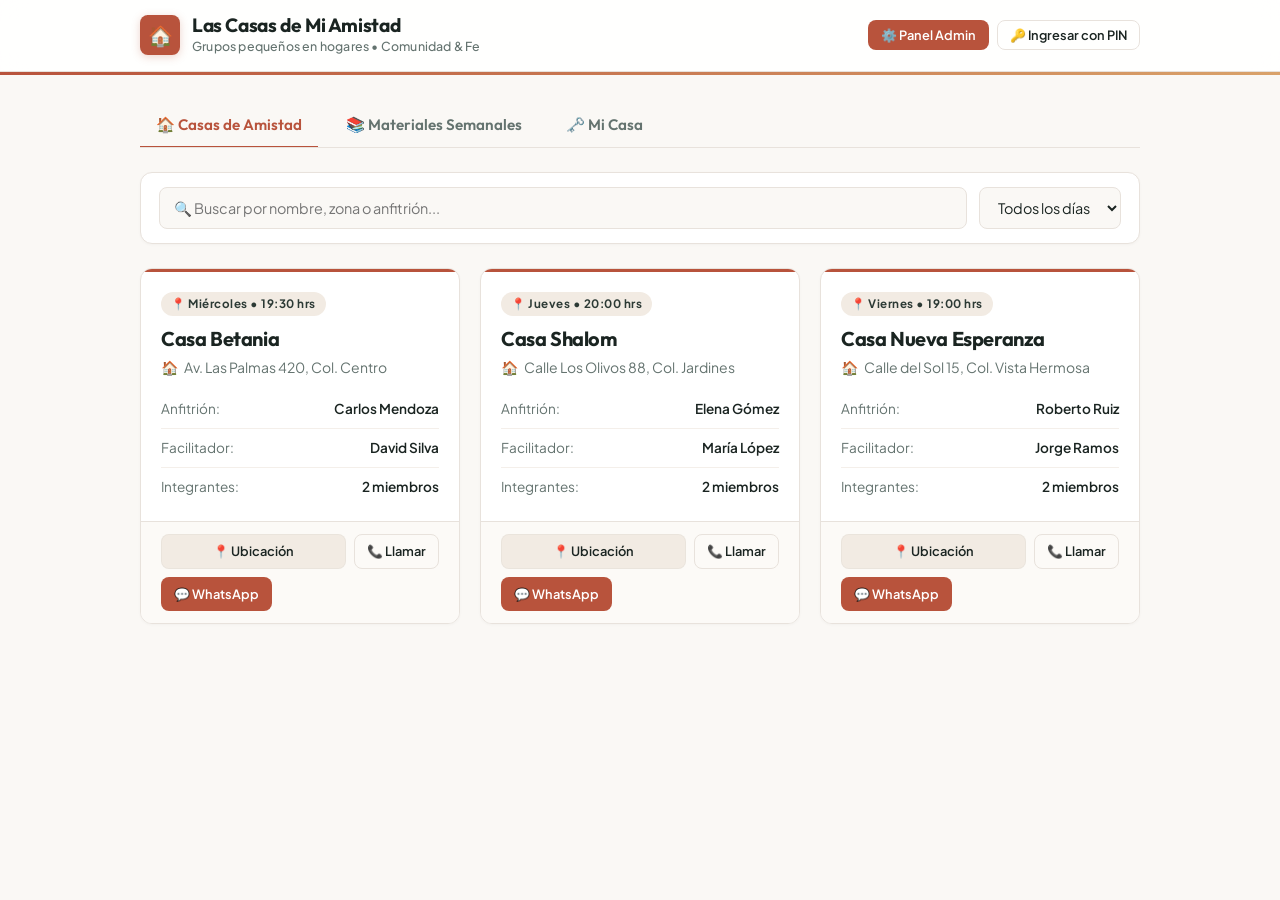
<file: index.html>
<!DOCTYPE html>
<html lang="es">
<head>
  <meta charset="UTF-8">
  <title>Las Casas de Mi Amistad</title>
  <meta name="viewport" content="width=device-width, initial-scale=1.0">
  <link rel="stylesheet" href="styles.css">
</head>
<body>

  <div id="app">
    <!-- VISTA PÚBLICA -->
    <div id="public-view-container">
      <header class="app-header">
        <div class="container header-content">
          <a class="brand-box" onclick="switchToTab('casas');">
            <div class="brand-logo">🏠</div>
            <div>
              <h1 class="brand-title">Las Casas de Mi Amistad</h1>
              <p class="brand-subtitle">Grupos pequeños en hogares • Comunidad & Fe</p>
            </div>
          </a>
          <div class="nav-actions">
            <button class="btn btn-primary btn-sm" onclick="showAdminView()">⚙️ Panel Admin</button>
            <button id="btn-login-pin" class="btn btn-outline btn-sm" onclick="openPinModal()">🔑 Ingresar con PIN</button>
            <button id="btn-logout-pin" class="btn btn-secondary btn-sm" style="display:none;" onclick="logoutUserPin()">🚪 Cerrar Sesión</button>
          </div>
        </div>
      </header>
      <div class="dintel-bar"></div>

      <main class="container mt-3">
        <div class="main-tabs">
          <button class="tab-btn active" id="tab-btn-casas" onclick="switchToTab('casas')">🏠 Casas de Amistad</button>
          <button class="tab-btn" id="tab-btn-materiales" onclick="switchToTab('materiales')">📚 Materiales Semanales</button>
          <button class="tab-btn" id="tab-btn-micasa" onclick="switchToTab('micasa')">
            🗝️ Mi Casa <span id="micasa-indicator" style="font-size:0.7rem; color:var(--accent-terracota); display:none;">(Activo)</span>
          </button>
        </div>

        <section id="section-casas" class="tab-section">
          <div class="search-section">
            <input type="text" id="search-casa" class="search-input" placeholder="🔍 Buscar por nombre, zona o anfitrión..." onkeyup="filterCasas()">
            <select id="filter-dia" class="select-input" onchange="filterCasas()">
              <option value="">Todos los días</option>
              <option value="Lunes">Lunes</option>
              <option value="Martes">Martes</option>
              <option value="Miércoles">Miércoles</option>
              <option value="Jueves">Jueves</option>
              <option value="Viernes">Viernes</option>
              <option value="Sábado">Sábado</option>
              <option value="Domingo">Domingo</option>
            </select>
          </div>
          <div id="casas-grid" class="cards-grid">
            <div class="text-center" style="grid-column: 1/-1; padding: 40px; color: var(--text-muted);">
              Cargando casas disponibles...
            </div>
          </div>
        </section>

        <section id="section-materiales" class="tab-section" style="display:none;">
          <div class="materials-list" id="materials-container">
            <div class="text-center" style="padding: 40px; color: var(--text-muted);">
              Cargando materiales semanales...
            </div>
          </div>
        </section>

        <section id="section-micasa" class="tab-section" style="display:none;">
          <div id="micasa-auth-notice" class="pin-banner" style="display:none;">
            <div>
              <strong id="micasa-user-name">Bienvenido</strong>
              <p id="micasa-user-role" style="font-size:0.85rem; color:var(--text-muted);"></p>
            </div>
            <button class="btn btn-outline btn-sm" onclick="logoutUserPin()">Cambiar PIN</button>
          </div>

          <div id="micasa-unauthenticated" class="text-center" style="background:var(--bg-card); padding:40px; border-radius:var(--border-radius-md); border:1px solid var(--border-color);">
            <div style="font-size: 3rem; margin-bottom: 12px;">🔑</div>
            <h3>Sección para Anfitriones y Facilitadores</h3>
            <p style="color: var(--text-muted); max-width: 480px; margin: 10px auto 20px auto;">
              Ingresa con tu PIN de Anfitrión (ej. 1001) para ver tu casa asignada o el PIN 1234 para administrar.
            </p>
            <button class="btn btn-primary" onclick="openPinModal()">Ingresar mi PIN</button>
          </div>

          <div id="micasa-content" style="display:none;">
            <div id="micasa-card-details"></div>
          </div>
        </section>
      </main>
    </div>

    <!-- PANEL ADMIN -->
    <div id="admin-view-container" style="display: none;">
      <div id="admin-login-screen" class="container mt-3" style="max-width: 450px;">
        <div style="background: var(--bg-card); padding: 30px; border-radius: var(--border-radius-lg); border: 1px solid var(--border-color); box-shadow: var(--shadow-soft);" class="text-center">
          <div style="font-size: 3rem; margin-bottom: 12px;">🛡️</div>
          <h2 style="margin-bottom: 8px;">Panel de Administración</h2>
          <p style="color: var(--text-muted); font-size: 0.9rem; margin-bottom: 20px;">
            Ingresa el PIN de Administrador (por defecto: <strong>1234</strong>) para gestionar el sistema.
          </p>
          <form onsubmit="handleAdminAuth(event)">
            <div class="form-group">
              <input type="password" id="admin-pin-input" class="form-control" placeholder="PIN de Administrador" required style="font-size: 1.2rem; text-align: center; letter-spacing: 4px;">
            </div>
            <div id="admin-pin-error" style="color: #C5221F; font-size: 0.85rem; margin-bottom: 12px; display: none;"></div>
            <button type="submit" class="btn btn-primary" style="width: 100%;">Acceder al Panel Admin</button>
            <button type="button" class="btn btn-outline" style="width: 100%; margin-top: 10px;" onclick="showPublicView()">← Volver a la App Pública</button>
          </form>
        </div>
      </div>

      <div id="admin-dashboard" class="container mt-3" style="display: none;">
        <div class="admin-header-bar">
          <div>
            <h2>⚙️ Panel de Control Administrador</h2>
            <span style="font-size: 0.8rem; opacity: 0.8;">"Las Casas de Mi Amistad"</span>
          </div>
          <div style="display: flex; gap: 10px;">
            <button class="btn btn-secondary btn-sm" onclick="showPublicView()">👁️ Vista Pública</button>
            <button class="btn btn-outline btn-sm" style="color:#FFF; border-color:rgba(255,255,255,0.4);" onclick="logoutAdmin()">🚪 Salir</button>
          </div>
        </div>

        <div class="stats-grid">
          <div class="stat-card">
            <div class="stat-number" id="stat-casas">0</div>
            <div class="stat-label">Casas Registradas</div>
          </div>
          <div class="stat-card">
            <div class="stat-number" id="stat-integrantes">0</div>
            <div class="stat-label">Integrantes Totales</div>
          </div>
          <div class="stat-card">
            <div class="stat-number" id="stat-materiales">0</div>
            <div class="stat-label">Materiales PDF</div>
          </div>
          <div class="stat-card">
            <div class="stat-number" id="stat-usuarios">0</div>
            <div class="stat-label">PINs de Acceso</div>
          </div>
        </div>

        <div class="main-tabs">
          <button class="tab-btn active" id="admin-tab-casas" onclick="switchAdminTab('casas')">🏠 Gestión de Casas</button>
          <button class="tab-btn" id="admin-tab-integrantes" onclick="switchAdminTab('integrantes')">👥 Integrantes & Asignaciones</button>
          <button class="tab-btn" id="admin-tab-materiales" onclick="switchAdminTab('materiales')">📚 Materiales PDF</button>
          <button class="tab-btn" id="admin-tab-usuarios" onclick="switchAdminTab('usuarios')">🔑 PINs y Permisos</button>
        </div>

        <section id="admin-sec-casas">
          <div style="display: flex; justify-content: space-between; align-items: center; margin-bottom: 16px;">
            <h3>Lista de Casas de Amistad</h3>
            <button class="btn btn-primary btn-sm" onclick="openCasaModal()">+ Agregar Nueva Casa</button>
          </div>
          <div class="table-responsive">
            <table class="admin-table">
              <thead>
                <tr>
                  <th>ID</th>
                  <th>Nombre</th>
                  <th>Dirección</th>
                  <th>Anfitrión / Facilitador</th>
                  <th>Día y Horario</th>
                  <th>Estado</th>
                  <th>Acciones</th>
                </tr>
              </thead>
              <tbody id="admin-table-casas-body">
                <tr><td colspan="7" class="text-center">Cargando datos...</td></tr>
              </tbody>
            </table>
          </div>
        </section>

        <section id="admin-sec-integrantes" style="display:none;">
          <div style="display: flex; justify-content: space-between; align-items: center; margin-bottom: 16px;">
            <h3>Integrantes Registrados</h3>
            <button class="btn btn-primary btn-sm" onclick="openIntegranteModal()">+ Registrar Integrante</button>
          </div>
          <div class="table-responsive">
            <table class="admin-table">
              <thead>
                <tr>
                  <th>ID</th>
                  <th>Nombre</th>
                  <th>Teléfono</th>
                  <th>Casa Asignada</th>
                  <th>Fecha Registro</th>
                  <th>Estado</th>
                  <th>Acciones</th>
                </tr>
              </thead>
              <tbody id="admin-table-integrantes-body">
                <tr><td colspan="7" class="text-center">Cargando integrantes...</td></tr>
              </tbody>
            </table>
          </div>
        </section>

        <section id="admin-sec-materiales" style="display:none;">
          <div style="display: flex; justify-content: space-between; align-items: center; margin-bottom: 16px;">
            <h3>Materiales Semanales (PDF)</h3>
            <button class="btn btn-primary btn-sm" onclick="openMaterialModal()">+ Publicar Nuevo Material</button>
          </div>
          <div class="table-responsive">
            <table class="admin-table">
              <thead>
                <tr>
                  <th>ID</th>
                  <th>Título</th>
                  <th>Descripción</th>
                  <th>Fecha</th>
                  <th>Enlace Drive</th>
                  <th>Estado</th>
                  <th>Acciones</th>
                </tr>
              </thead>
              <tbody id="admin-table-materiales-body">
                <tr><td colspan="7" class="text-center">Cargando materiales...</td></tr>
              </tbody>
            </table>
          </div>
        </section>

        <section id="admin-sec-usuarios" style="display:none;">
          <div style="display: flex; justify-content: space-between; align-items: center; margin-bottom: 16px;">
            <h3>PINs de Acceso</h3>
            <button class="btn btn-primary btn-sm" onclick="openUsuarioModal()">+ Nuevo Usuario / PIN</button>
          </div>
          <div class="table-responsive">
            <table class="admin-table">
              <thead>
                <tr>
                  <th>Nombre</th>
                  <th>Tipo de Usuario</th>
                  <th>Casa Asignada</th>
                  <th>PIN</th>
                  <th>Estado</th>
                  <th>Acciones</th>
                </tr>
              </thead>
              <tbody id="admin-table-usuarios-body">
                <tr><td colspan="6" class="text-center">Cargando PINs de acceso...</td></tr>
              </tbody>
            </table>
          </div>
        </section>
      </div>
    </div>
  </div>

  <!-- MODALES -->
  <div class="modal-backdrop" id="pin-modal">
    <div class="modal-card">
      <div class="modal-header">
        <h3 class="brand-font">🔑 Acceso con PIN</h3>
        <button class="modal-close" onclick="closePinModal()">&times;</button>
      </div>
      <form onsubmit="handlePinSubmit(event)">
        <div class="form-group">
          <label class="form-label" for="pin-input">Ingresa tu PIN (ej. 1001 para anfitrión, 1234 para admin):</label>
          <input type="password" id="pin-input" class="form-control" placeholder="PIN" maxlength="10" required style="font-size: 1.2rem; text-align: center; letter-spacing: 4px;">
        </div>
        <div id="pin-error" style="color: #C5221F; font-size: 0.85rem; margin-bottom: 12px; display: none;"></div>
        <div style="display: flex; gap: 10px; justify-content: flex-end;">
          <button type="button" class="btn btn-outline" onclick="closePinModal()">Cancelar</button>
          <button type="submit" class="btn btn-primary">Verificar PIN</button>
        </div>
      </form>
    </div>
  </div>

  <div class="modal-backdrop" id="modal-casa">
    <div class="modal-card">
      <div class="modal-header">
        <h3 id="modal-casa-title">Casa de Amistad</h3>
        <button class="modal-close" onclick="closeModal('modal-casa')">&times;</button>
      </div>
      <form onsubmit="saveCasaForm(event)">
        <input type="hidden" id="casa-form-id">
        <div class="form-group">
          <label class="form-label">Nombre de la Casa</label>
          <input type="text" id="casa-form-nombre" class="form-control" placeholder="Ej. Casa Betania" required>
        </div>
        <div class="form-group">
          <label class="form-label">Dirección Completa</label>
          <input type="text" id="casa-form-direccion" class="form-control" placeholder="Ej. Av. Las Palmas 420, Col. Centro" required>
        </div>
        <div style="display:grid; grid-template-columns:1fr 1fr; gap:12px;">
          <div class="form-group">
            <label class="form-label">Anfitrión</label>
            <input type="text" id="casa-form-anfitrion" class="form-control" required>
          </div>
          <div class="form-group">
            <label class="form-label">Facilitador</label>
            <input type="text" id="casa-form-facilitador" class="form-control" required>
          </div>
        </div>
        <div style="display:grid; grid-template-columns:1fr 1fr 1fr; gap:12px;">
          <div class="form-group">
            <label class="form-label">Teléfono</label>
            <input type="text" id="casa-form-telefono" class="form-control" required>
          </div>
          <div class="form-group">
            <label class="form-label">Día</label>
            <select id="casa-form-dia" class="form-control" required>
              <option value="Lunes">Lunes</option>
              <option value="Martes">Martes</option>
              <option value="Miércoles">Miércoles</option>
              <option value="Jueves">Jueves</option>
              <option value="Viernes">Viernes</option>
              <option value="Sábado">Sábado</option>
              <option value="Domingo">Domingo</option>
            </select>
          </div>
          <div class="form-group">
            <label class="form-label">Horario</label>
            <input type="text" id="casa-form-horario" class="form-control" placeholder="19:30" required>
          </div>
        </div>
        <div class="form-group">
          <label class="form-label">Estado</label>
          <select id="casa-form-estado" class="form-control">
            <option value="Activo">Activo</option>
            <option value="Inactivo">Inactivo</option>
          </select>
        </div>
        <div style="display:flex; justify-content:flex-end; gap:10px; margin-top:20px;">
          <button type="button" class="btn btn-outline" onclick="closeModal('modal-casa')">Cancelar</button>
          <button type="submit" class="btn btn-primary">Guardar Casa</button>
        </div>
      </form>
    </div>
  </div>

  <div class="modal-backdrop" id="modal-integrante">
    <div class="modal-card">
      <div class="modal-header">
        <h3 id="modal-integrante-title">Integrante</h3>
        <button class="modal-close" onclick="closeModal('modal-integrante')">&times;</button>
      </div>
      <form onsubmit="saveIntegranteForm(event)">
        <input type="hidden" id="int-form-id">
        <div class="form-group">
          <label class="form-label">Nombre Completo</label>
          <input type="text" id="int-form-nombre" class="form-control" required>
        </div>
        <div class="form-group">
          <label class="form-label">Teléfono de Contacto</label>
          <input type="text" id="int-form-telefono" class="form-control" required>
        </div>
        <div class="form-group">
          <label class="form-label">Casa Asignada</label>
          <select id="int-form-casa" class="form-control" required></select>
        </div>
        <div class="form-group">
          <label class="form-label">Estado</label>
          <select id="int-form-estado" class="form-control">
            <option value="Activo">Activo</option>
            <option value="Inactivo">Inactivo</option>
          </select>
        </div>
        <div style="display:flex; justify-content:flex-end; gap:10px; margin-top:20px;">
          <button type="button" class="btn btn-outline" onclick="closeModal('modal-integrante')">Cancelar</button>
          <button type="submit" class="btn btn-primary">Guardar Integrante</button>
        </div>
      </form>
    </div>
  </div>

  <div class="modal-backdrop" id="modal-material">
    <div class="modal-card">
      <div class="modal-header">
        <h3 id="modal-material-title">Material PDF</h3>
        <button class="modal-close" onclick="closeModal('modal-material')">&times;</button>
      </div>
      <form onsubmit="saveMaterialForm(event)">
        <input type="hidden" id="mat-form-id">
        <div class="form-group">
          <label class="form-label">Título del Estudio/Material</label>
          <input type="text" id="mat-form-titulo" class="form-control" required placeholder="Ej. Estudio 1: La Fe en Familia">
        </div>
        <div class="form-group">
          <label class="form-label">Descripción</label>
          <textarea id="mat-form-descripcion" class="form-control" rows="3" required></textarea>
        </div>
        <div class="form-group">
          <label class="form-label">Fecha de Publicación</label>
          <input type="date" id="mat-form-fecha" class="form-control" required>
        </div>
        <div class="form-group">
          <label class="form-label">Enlace de Google Drive (PDF)</label>
          <input type="url" id="mat-form-enlace" class="form-control" placeholder="https://drive.google.com/file/d/..." required>
        </div>
        <div class="form-group">
          <label class="form-label">Estado</label>
          <select id="mat-form-estado" class="form-control">
            <option value="Activo">Activo</option>
            <option value="Inactivo">Inactivo</option>
          </select>
        </div>
        <div style="display:flex; justify-content:flex-end; gap:10px; margin-top:20px;">
          <button type="button" class="btn btn-outline" onclick="closeModal('modal-material')">Cancelar</button>
          <button type="submit" class="btn btn-primary">Publicar Material</button>
        </div>
      </form>
    </div>
  </div>

  <div class="modal-backdrop" id="modal-usuario">
    <div class="modal-card">
      <div class="modal-header">
        <h3 id="modal-usuario-title">Usuario y PIN</h3>
        <button class="modal-close" onclick="closeModal('modal-usuario')">&times;</button>
      </div>
      <form onsubmit="saveUsuarioForm(event)">
        <input type="hidden" id="usr-form-pin-original">
        <div class="form-group">
          <label class="form-label">Nombre del Responsable</label>
          <input type="text" id="usr-form-nombre" class="form-control" required>
        </div>
        <div class="form-group">
          <label class="form-label">Tipo de Usuario</label>
          <select id="usr-form-tipo" class="form-control" required onchange="toggleCasaAssignmentOption()">
            <option value="anfitrion">Anfitrión / Facilitador</option>
            <option value="admin">Administrador General</option>
          </select>
        </div>
        <div class="form-group" id="usr-form-casa-group">
          <label class="form-label">Casa Asignada</label>
          <select id="usr-form-casa" class="form-control"></select>
        </div>
        <div class="form-group">
          <label class="form-label">PIN de Acceso (4-6 dígitos)</label>
          <input type="text" id="usr-form-pin" class="form-control" required style="letter-spacing: 2px; font-weight: bold;">
        </div>
        <div class="form-group">
          <label class="form-label">Estado</label>
          <select id="usr-form-estado" class="form-control">
            <option value="Activo">Activo</option>
            <option value="Inactivo">Inactivo</option>
          </select>
        </div>
        <div style="display:flex; justify-content:flex-end; gap:10px; margin-top:20px;">
          <button type="button" class="btn btn-outline" onclick="closeModal('modal-usuario')">Cancelar</button>
          <button type="submit" class="btn btn-primary">Guardar PIN</button>
        </div>
      </form>
    </div>
  </div>

  <script src="app.js"></script>
</body>
</html>
</file>
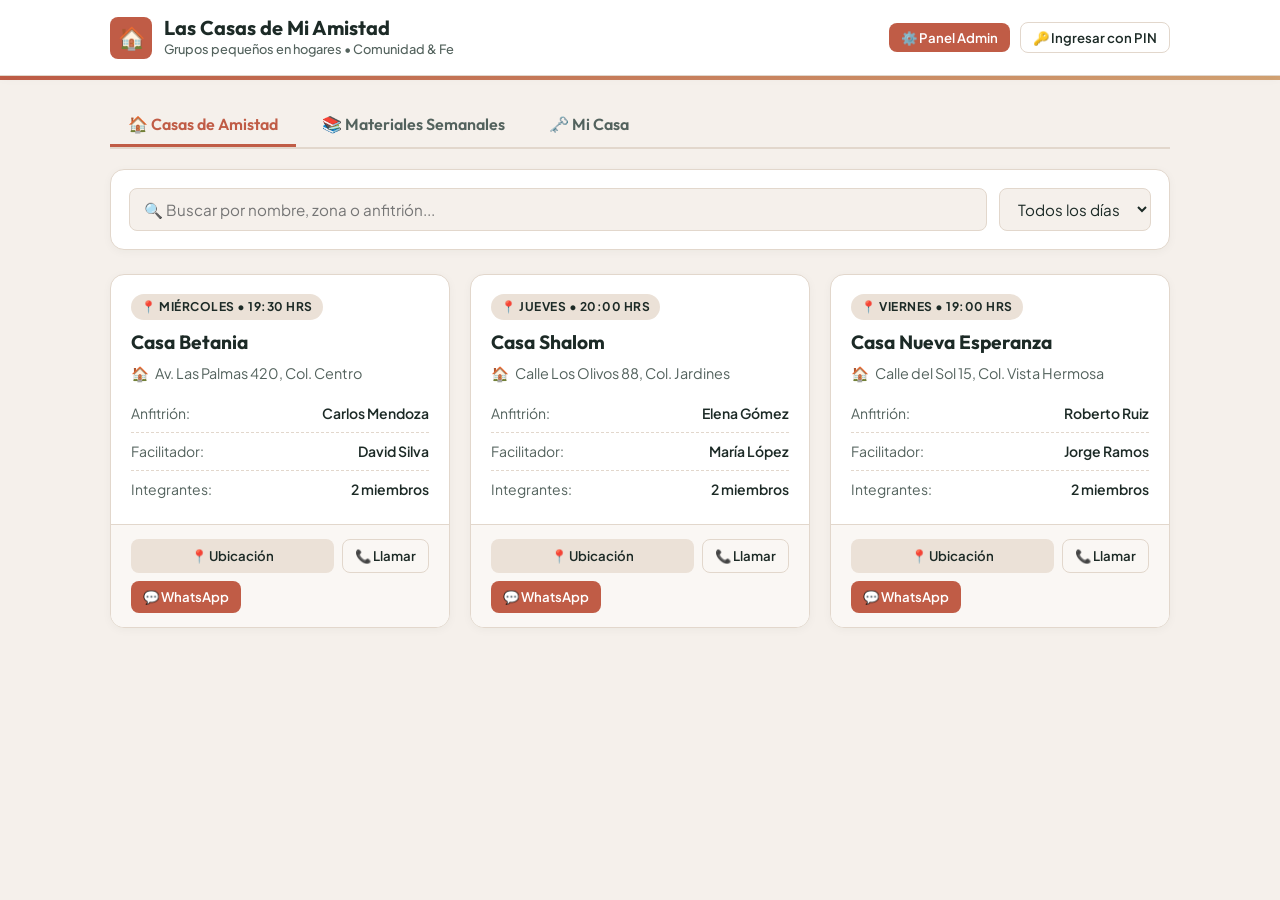
<file: Index.html>
<!DOCTYPE html>
<html lang="es">
<head>
  <meta charset="UTF-8">
  <title>Las Casas de Mi Amistad (Vista Local)</title>
  <meta name="viewport" content="width=device-width, initial-scale=1.0">
  <style>
    @import url('https://fonts.googleapis.com/css2?family=Outfit:wght@500;600;700&family=Plus+Jakarta+Sans:wght@400;500;600;700&display=swap');

    :root {
      --bg-main: #F5F0EB;
      --bg-card: #FFFFFF;
      --bg-subtle: #EBE1D7;
      --text-main: #1C2A26;
      --text-muted: #53625D;
      --accent-terracota: #C05C46;
      --accent-terracota-hover: #A04A36;
      --accent-mustard: #D4A373;
      --border-color: #E2D7CC;
      --border-radius-sm: 8px;
      --border-radius-md: 14px;
      --border-radius-lg: 20px;
      --shadow-soft: 0 4px 20px rgba(28, 42, 38, 0.05);
      --shadow-card: 0 2px 10px rgba(28, 42, 38, 0.04);
    }

    * { box-sizing: border-box; margin: 0; padding: 0; }

    body {
      font-family: 'Plus Jakarta Sans', -apple-system, BlinkMacSystemFont, sans-serif;
      background-color: var(--bg-main);
      color: var(--text-main);
      line-height: 1.5;
      -webkit-font-smoothing: antialiased;
      padding-bottom: 40px;
    }

    h1, h2, h3, h4, .brand-font {
      font-family: 'Outfit', sans-serif;
      color: var(--text-main);
      font-weight: 700;
    }

    .container { max-width: 1100px; margin: 0 auto; padding: 0 20px; }

    header.app-header {
      background-color: var(--bg-card);
      border-bottom: 1px solid var(--border-color);
      padding: 16px 0;
      position: sticky;
      top: 0;
      z-index: 100;
      box-shadow: var(--shadow-card);
    }

    .header-content {
      display: flex;
      justify-content: space-between;
      align-items: center;
      gap: 15px;
    }

    .brand-box {
      display: flex;
      align-items: center;
      gap: 12px;
      text-decoration: none;
      color: inherit;
      cursor: pointer;
    }

    .brand-logo {
      width: 42px;
      height: 42px;
      background-color: var(--accent-terracota);
      color: #FFF;
      border-radius: var(--border-radius-sm);
      display: flex;
      align-items: center;
      justify-content: center;
      font-size: 22px;
      font-weight: 700;
    }

    .brand-title { font-size: 1.25rem; line-height: 1.2; }
    .brand-subtitle { font-size: 0.8rem; color: var(--text-muted); font-weight: 500; }

    .nav-actions { display: flex; gap: 10px; align-items: center; flex-wrap: wrap; }

    .dintel-bar {
      height: 4px;
      background: linear-gradient(90deg, var(--accent-terracota) 0%, var(--accent-mustard) 100%);
      width: 100%;
    }

    .btn {
      display: inline-flex;
      align-items: center;
      justify-content: center;
      gap: 8px;
      padding: 10px 18px;
      border-radius: var(--border-radius-sm);
      font-size: 0.9rem;
      font-weight: 600;
      font-family: inherit;
      cursor: pointer;
      border: none;
      transition: all 0.2s ease;
      text-decoration: none;
    }

    .btn-primary { background-color: var(--accent-terracota); color: #FFFFFF; }
    .btn-primary:hover { background-color: var(--accent-terracota-hover); transform: translateY(-1px); }
    .btn-secondary { background-color: var(--bg-subtle); color: var(--text-main); }
    .btn-secondary:hover { background-color: #DFCFC1; }
    .btn-outline { background-color: transparent; border: 1px solid var(--border-color); color: var(--text-main); }
    .btn-outline:hover { background-color: var(--bg-subtle); }
    .btn-sm { padding: 6px 12px; font-size: 0.825rem; }

    .main-tabs {
      display: flex;
      gap: 8px;
      margin: 24px 0 20px 0;
      border-bottom: 2px solid var(--border-color);
      padding-bottom: 2px;
      overflow-x: auto;
    }

    .tab-btn {
      background: none;
      border: none;
      padding: 10px 18px;
      font-family: 'Outfit', sans-serif;
      font-size: 1rem;
      font-weight: 600;
      color: var(--text-muted);
      cursor: pointer;
      border-bottom: 3px solid transparent;
      margin-bottom: -2px;
      white-space: nowrap;
      transition: all 0.2s;
    }

    .tab-btn.active { color: var(--accent-terracota); border-bottom-color: var(--accent-terracota); }
    .tab-btn:hover:not(.active) { color: var(--text-main); }

    .search-section {
      background-color: var(--bg-card);
      padding: 18px;
      border-radius: var(--border-radius-md);
      box-shadow: var(--shadow-card);
      border: 1px solid var(--border-color);
      margin-bottom: 24px;
      display: flex;
      gap: 12px;
      flex-wrap: wrap;
    }

    .search-input {
      flex: 1;
      min-width: 200px;
      padding: 10px 14px;
      border: 1px solid var(--border-color);
      border-radius: var(--border-radius-sm);
      font-size: 0.95rem;
      font-family: inherit;
      outline: none;
      background-color: var(--bg-main);
    }

    .search-input:focus { border-color: var(--accent-terracota); background-color: #FFF; }

    .select-input {
      padding: 10px 14px;
      border: 1px solid var(--border-color);
      border-radius: var(--border-radius-sm);
      font-size: 0.95rem;
      font-family: inherit;
      background-color: var(--bg-main);
      color: var(--text-main);
      outline: none;
      cursor: pointer;
    }

    .cards-grid {
      display: grid;
      grid-template-columns: repeat(auto-fill, minmax(320px, 1fr));
      gap: 20px;
    }

    .house-card {
      background-color: var(--bg-card);
      border-radius: var(--border-radius-md);
      border: 1px solid var(--border-color);
      box-shadow: var(--shadow-card);
      overflow: hidden;
      display: flex;
      flex-direction: column;
      justify-content: space-between;
      transition: transform 0.2s, box-shadow 0.2s;
    }

    .house-card:hover { transform: translateY(-2px); box-shadow: var(--shadow-soft); }
    .house-card-header { padding: 18px 20px 12px 20px; }

    .house-badge {
      display: inline-block;
      padding: 4px 10px;
      background-color: var(--bg-subtle);
      color: var(--text-main);
      border-radius: 20px;
      font-size: 0.75rem;
      font-weight: 700;
      text-transform: uppercase;
      letter-spacing: 0.5px;
      margin-bottom: 8px;
    }

    .house-title { font-size: 1.2rem; margin-bottom: 6px; }
    .house-address { font-size: 0.9rem; color: var(--text-muted); display: flex; align-items: flex-start; gap: 6px; line-height: 1.4; }
    .house-body { padding: 0 20px 16px 20px; font-size: 0.875rem; }

    .house-info-row {
      display: flex;
      justify-content: space-between;
      padding: 8px 0;
      border-bottom: 1px dashed var(--border-color);
    }
    .house-info-row:last-child { border-bottom: none; }

    .info-label { color: var(--text-muted); }
    .info-value { font-weight: 600; }

    .house-actions {
      padding: 14px 20px;
      background-color: #FAF7F4;
      border-top: 1px solid var(--border-color);
      display: flex;
      gap: 8px;
      flex-wrap: wrap;
    }

    .materials-list { display: flex; flex-direction: column; gap: 16px; }

    .material-card {
      background-color: var(--bg-card);
      border-radius: var(--border-radius-md);
      border: 1px solid var(--border-color);
      padding: 20px;
      display: flex;
      justify-content: space-between;
      align-items: center;
      gap: 16px;
      box-shadow: var(--shadow-card);
    }

    .material-info h3 { font-size: 1.1rem; margin-bottom: 4px; }
    .material-info p { font-size: 0.9rem; color: var(--text-muted); margin-bottom: 8px; }
    .material-date { font-size: 0.75rem; font-weight: 600; color: var(--accent-terracota); }

    .admin-header-bar {
      background-color: var(--text-main);
      color: #FFF;
      padding: 16px 20px;
      border-radius: var(--border-radius-md);
      margin-bottom: 24px;
      display: flex;
      justify-content: space-between;
      align-items: center;
    }

    .admin-header-bar h2 { color: #FFF; font-size: 1.2rem; }

    .stats-grid {
      display: grid;
      grid-template-columns: repeat(auto-fit, minmax(200px, 1fr));
      gap: 16px;
      margin-bottom: 24px;
    }

    .stat-card {
      background-color: var(--bg-card);
      border-radius: var(--border-radius-md);
      border: 1px solid var(--border-color);
      padding: 16px;
      text-align: center;
    }

    .stat-number {
      font-family: 'Outfit', sans-serif;
      font-size: 2rem;
      font-weight: 700;
      color: var(--accent-terracota);
    }

    .stat-label { font-size: 0.85rem; color: var(--text-muted); font-weight: 600; }

    .table-responsive {
      width: 100%;
      overflow-x: auto;
      background-color: var(--bg-card);
      border-radius: var(--border-radius-md);
      border: 1px solid var(--border-color);
      box-shadow: var(--shadow-card);
    }

    .admin-table {
      width: 100%;
      border-collapse: collapse;
      font-size: 0.875rem;
      text-align: left;
    }

    .admin-table th {
      background-color: var(--bg-subtle);
      color: var(--text-main);
      padding: 12px 16px;
      font-weight: 700;
      font-family: 'Outfit', sans-serif;
    }

    .admin-table td { padding: 12px 16px; border-bottom: 1px solid var(--border-color); }
    .admin-table tr:last-child td { border-bottom: none; }

    .modal-backdrop {
      position: fixed;
      top: 0; left: 0; width: 100vw; height: 100vh;
      background-color: rgba(28, 42, 38, 0.6);
      display: flex; align-items: center; justify-content: center;
      padding: 20px; z-index: 1000; opacity: 0; visibility: hidden;
      transition: all 0.2s ease;
    }

    .modal-backdrop.active { opacity: 1; visibility: visible; }

    .modal-card {
      background-color: var(--bg-card);
      border-radius: var(--border-radius-lg);
      max-width: 500px; width: 100%; padding: 24px;
      box-shadow: var(--shadow-soft); position: relative;
      max-height: 90vh; overflow-y: auto;
    }

    .modal-header { display: flex; justify-content: space-between; align-items: center; margin-bottom: 18px; }
    .modal-close { background: none; border: none; font-size: 1.5rem; cursor: pointer; color: var(--text-muted); }

    .form-group { margin-bottom: 16px; }
    .form-label { display: block; font-size: 0.85rem; font-weight: 600; margin-bottom: 6px; }
    .form-control {
      width: 100%; padding: 10px 12px;
      border: 1px solid var(--border-color);
      border-radius: var(--border-radius-sm);
      font-family: inherit; font-size: 0.9rem;
      background-color: var(--bg-main);
    }
    .form-control:focus { outline: none; border-color: var(--accent-terracota); background-color: #FFF; }

    .pin-banner {
      background-color: var(--bg-subtle);
      border-left: 4px solid var(--accent-terracota);
      padding: 14px 18px; border-radius: var(--border-radius-sm);
      margin-bottom: 20px; display: flex; justify-content: space-between; align-items: center;
    }

    .badge-active { background-color: #E6F4EA; color: #137333; padding: 3px 8px; border-radius: 12px; font-weight: 600; font-size: 0.75rem; }
    .badge-inactive { background-color: #FCE8E6; color: #C5221F; padding: 3px 8px; border-radius: 12px; font-weight: 600; font-size: 0.75rem; }

    .text-center { text-align: center; }
    .mt-3 { margin-top: 16px; }
    .mb-3 { margin-bottom: 16px; }

    @media (max-width: 600px) {
      .header-content { flex-direction: column; align-items: flex-start; }
      .cards-grid { grid-template-columns: 1fr; }
      .material-card { flex-direction: column; align-items: flex-start; }
      .search-section { flex-direction: column; }
    }
  </style>
</head>
<body>

  <div id="app">
    <!-- VISTA PÚBLICA -->
    <div id="public-view-container">
      <header class="app-header">
        <div class="container header-content">
          <a class="brand-box" onclick="switchToTab('casas');">
            <div class="brand-logo">🏠</div>
            <div>
              <h1 class="brand-title">Las Casas de Mi Amistad</h1>
              <p class="brand-subtitle">Grupos pequeños en hogares • Comunidad & Fe</p>
            </div>
          </a>
          <div class="nav-actions">
            <button class="btn btn-primary btn-sm" onclick="showAdminView()">⚙️ Panel Admin</button>
            <button id="btn-login-pin" class="btn btn-outline btn-sm" onclick="openPinModal()">🔑 Ingresar con PIN</button>
            <button id="btn-logout-pin" class="btn btn-secondary btn-sm" style="display:none;" onclick="logoutUserPin()">🚪 Cerrar Sesión</button>
          </div>
        </div>
      </header>
      <div class="dintel-bar"></div>

      <main class="container mt-3">
        <div class="main-tabs">
          <button class="tab-btn active" id="tab-btn-casas" onclick="switchToTab('casas')">🏠 Casas de Amistad</button>
          <button class="tab-btn" id="tab-btn-materiales" onclick="switchToTab('materiales')">📚 Materiales Semanales</button>
          <button class="tab-btn" id="tab-btn-micasa" onclick="switchToTab('micasa')">
            🗝️ Mi Casa <span id="micasa-indicator" style="font-size:0.7rem; color:var(--accent-terracota); display:none;">(Activo)</span>
          </button>
        </div>

        <section id="section-casas" class="tab-section">
          <div class="search-section">
            <input type="text" id="search-casa" class="search-input" placeholder="🔍 Buscar por nombre, zona o anfitrión..." onkeyup="filterCasas()">
            <select id="filter-dia" class="select-input" onchange="filterCasas()">
              <option value="">Todos los días</option>
              <option value="Lunes">Lunes</option>
              <option value="Martes">Martes</option>
              <option value="Miércoles">Miércoles</option>
              <option value="Jueves">Jueves</option>
              <option value="Viernes">Viernes</option>
              <option value="Sábado">Sábado</option>
              <option value="Domingo">Domingo</option>
            </select>
          </div>
          <div id="casas-grid" class="cards-grid">
            <div class="text-center" style="grid-column: 1/-1; padding: 40px; color: var(--text-muted);">
              Cargando casas disponibles...
            </div>
          </div>
        </section>

        <section id="section-materiales" class="tab-section" style="display:none;">
          <div class="materials-list" id="materials-container">
            <div class="text-center" style="padding: 40px; color: var(--text-muted);">
              Cargando materiales semanales...
            </div>
          </div>
        </section>

        <section id="section-micasa" class="tab-section" style="display:none;">
          <div id="micasa-auth-notice" class="pin-banner" style="display:none;">
            <div>
              <strong id="micasa-user-name">Bienvenido</strong>
              <p id="micasa-user-role" style="font-size:0.85rem; color:var(--text-muted);"></p>
            </div>
            <button class="btn btn-outline btn-sm" onclick="logoutUserPin()">Cambiar PIN</button>
          </div>

          <div id="micasa-unauthenticated" class="text-center" style="background:var(--bg-card); padding:40px; border-radius:var(--border-radius-md); border:1px solid var(--border-color);">
            <div style="font-size: 3rem; margin-bottom: 12px;">🔑</div>
            <h3>Sección para Anfitriones y Facilitadores</h3>
            <p style="color: var(--text-muted); max-width: 480px; margin: 10px auto 20px auto;">
              Ingresa con tu PIN de Anfitrión (ej. 1001) para ver tu casa asignada o el PIN 1234 para administrar.
            </p>
            <button class="btn btn-primary" onclick="openPinModal()">Ingresar mi PIN</button>
          </div>

          <div id="micasa-content" style="display:none;">
            <div id="micasa-card-details"></div>
          </div>
        </section>
      </main>
    </div>

    <!-- PANEL ADMIN -->
    <div id="admin-view-container" style="display: none;">
      <div id="admin-login-screen" class="container mt-3" style="max-width: 450px;">
        <div style="background: var(--bg-card); padding: 30px; border-radius: var(--border-radius-lg); border: 1px solid var(--border-color); box-shadow: var(--shadow-soft);" class="text-center">
          <div style="font-size: 3rem; margin-bottom: 12px;">🛡️</div>
          <h2 style="margin-bottom: 8px;">Panel de Administración</h2>
          <p style="color: var(--text-muted); font-size: 0.9rem; margin-bottom: 20px;">
            Ingresa el PIN de Administrador (por defecto: <strong>1234</strong>) para gestionar el sistema.
          </p>
          <form onsubmit="handleAdminAuth(event)">
            <div class="form-group">
              <input type="password" id="admin-pin-input" class="form-control" placeholder="PIN de Administrador" required style="font-size: 1.2rem; text-align: center; letter-spacing: 4px;">
            </div>
            <div id="admin-pin-error" style="color: #C5221F; font-size: 0.85rem; margin-bottom: 12px; display: none;"></div>
            <button type="submit" class="btn btn-primary" style="width: 100%;">Acceder al Panel Admin</button>
            <button type="button" class="btn btn-outline" style="width: 100%; margin-top: 10px;" onclick="showPublicView()">← Volver a la App Pública</button>
          </form>
        </div>
      </div>

      <div id="admin-dashboard" class="container mt-3" style="display: none;">
        <div class="admin-header-bar">
          <div>
            <h2>⚙️ Panel de Control Administrador</h2>
            <span style="font-size: 0.8rem; opacity: 0.8;">"Las Casas de Mi Amistad"</span>
          </div>
          <div style="display: flex; gap: 10px;">
            <button class="btn btn-secondary btn-sm" onclick="showPublicView()">👁️ Vista Pública</button>
            <button class="btn btn-outline btn-sm" style="color:#FFF; border-color:rgba(255,255,255,0.4);" onclick="logoutAdmin()">🚪 Salir</button>
          </div>
        </div>

        <div class="stats-grid">
          <div class="stat-card">
            <div class="stat-number" id="stat-casas">0</div>
            <div class="stat-label">Casas Registradas</div>
          </div>
          <div class="stat-card">
            <div class="stat-number" id="stat-integrantes">0</div>
            <div class="stat-label">Integrantes Totales</div>
          </div>
          <div class="stat-card">
            <div class="stat-number" id="stat-materiales">0</div>
            <div class="stat-label">Materiales PDF</div>
          </div>
          <div class="stat-card">
            <div class="stat-number" id="stat-usuarios">0</div>
            <div class="stat-label">PINs de Acceso</div>
          </div>
        </div>

        <div class="main-tabs">
          <button class="tab-btn active" id="admin-tab-casas" onclick="switchAdminTab('casas')">🏠 Gestión de Casas</button>
          <button class="tab-btn" id="admin-tab-integrantes" onclick="switchAdminTab('integrantes')">👥 Integrantes & Asignaciones</button>
          <button class="tab-btn" id="admin-tab-materiales" onclick="switchAdminTab('materiales')">📚 Materiales PDF</button>
          <button class="tab-btn" id="admin-tab-usuarios" onclick="switchAdminTab('usuarios')">🔑 PINs y Permisos</button>
        </div>

        <section id="admin-sec-casas">
          <div style="display: flex; justify-content: space-between; align-items: center; margin-bottom: 16px;">
            <h3>Lista de Casas de Amistad</h3>
            <button class="btn btn-primary btn-sm" onclick="openCasaModal()">+ Agregar Nueva Casa</button>
          </div>
          <div class="table-responsive">
            <table class="admin-table">
              <thead>
                <tr>
                  <th>ID</th>
                  <th>Nombre</th>
                  <th>Dirección</th>
                  <th>Anfitrión / Facilitador</th>
                  <th>Día y Horario</th>
                  <th>Estado</th>
                  <th>Acciones</th>
                </tr>
              </thead>
              <tbody id="admin-table-casas-body">
                <tr><td colspan="7" class="text-center">Cargando datos...</td></tr>
              </tbody>
            </table>
          </div>
        </section>

        <section id="admin-sec-integrantes" style="display:none;">
          <div style="display: flex; justify-content: space-between; align-items: center; margin-bottom: 16px;">
            <h3>Integrantes Registrados</h3>
            <button class="btn btn-primary btn-sm" onclick="openIntegranteModal()">+ Registrar Integrante</button>
          </div>
          <div class="table-responsive">
            <table class="admin-table">
              <thead>
                <tr>
                  <th>ID</th>
                  <th>Nombre</th>
                  <th>Teléfono</th>
                  <th>Casa Asignada</th>
                  <th>Fecha Registro</th>
                  <th>Estado</th>
                  <th>Acciones</th>
                </tr>
              </thead>
              <tbody id="admin-table-integrantes-body">
                <tr><td colspan="7" class="text-center">Cargando integrantes...</td></tr>
              </tbody>
            </table>
          </div>
        </section>

        <section id="admin-sec-materiales" style="display:none;">
          <div style="display: flex; justify-content: space-between; align-items: center; margin-bottom: 16px;">
            <h3>Materiales Semanales (PDF)</h3>
            <button class="btn btn-primary btn-sm" onclick="openMaterialModal()">+ Publicar Nuevo Material</button>
          </div>
          <div class="table-responsive">
            <table class="admin-table">
              <thead>
                <tr>
                  <th>ID</th>
                  <th>Título</th>
                  <th>Descripción</th>
                  <th>Fecha</th>
                  <th>Enlace Drive</th>
                  <th>Estado</th>
                  <th>Acciones</th>
                </tr>
              </thead>
              <tbody id="admin-table-materiales-body">
                <tr><td colspan="7" class="text-center">Cargando materiales...</td></tr>
              </tbody>
            </table>
          </div>
        </section>

        <section id="admin-sec-usuarios" style="display:none;">
          <div style="display: flex; justify-content: space-between; align-items: center; margin-bottom: 16px;">
            <h3>PINs de Acceso</h3>
            <button class="btn btn-primary btn-sm" onclick="openUsuarioModal()">+ Nuevo Usuario / PIN</button>
          </div>
          <div class="table-responsive">
            <table class="admin-table">
              <thead>
                <tr>
                  <th>Nombre</th>
                  <th>Tipo de Usuario</th>
                  <th>Casa Asignada</th>
                  <th>PIN</th>
                  <th>Estado</th>
                  <th>Acciones</th>
                </tr>
              </thead>
              <tbody id="admin-table-usuarios-body">
                <tr><td colspan="6" class="text-center">Cargando PINs de acceso...</td></tr>
              </tbody>
            </table>
          </div>
        </section>
      </div>
    </div>
  </div>

  <!-- MODALES -->
  <div class="modal-backdrop" id="pin-modal">
    <div class="modal-card">
      <div class="modal-header">
        <h3 class="brand-font">🔑 Acceso con PIN</h3>
        <button class="modal-close" onclick="closePinModal()">&times;</button>
      </div>
      <form onsubmit="handlePinSubmit(event)">
        <div class="form-group">
          <label class="form-label" for="pin-input">Ingresa tu PIN (ej. 1001 para anfitrión, 1234 para admin):</label>
          <input type="password" id="pin-input" class="form-control" placeholder="PIN" maxlength="10" required style="font-size: 1.2rem; text-align: center; letter-spacing: 4px;">
        </div>
        <div id="pin-error" style="color: #C5221F; font-size: 0.85rem; margin-bottom: 12px; display: none;"></div>
        <div style="display: flex; gap: 10px; justify-content: flex-end;">
          <button type="button" class="btn btn-outline" onclick="closePinModal()">Cancelar</button>
          <button type="submit" class="btn btn-primary">Verificar PIN</button>
        </div>
      </form>
    </div>
  </div>

  <div class="modal-backdrop" id="modal-casa">
    <div class="modal-card">
      <div class="modal-header">
        <h3 id="modal-casa-title">Casa de Amistad</h3>
        <button class="modal-close" onclick="closeModal('modal-casa')">&times;</button>
      </div>
      <form onsubmit="saveCasaForm(event)">
        <input type="hidden" id="casa-form-id">
        <div class="form-group">
          <label class="form-label">Nombre de la Casa</label>
          <input type="text" id="casa-form-nombre" class="form-control" placeholder="Ej. Casa Betania" required>
        </div>
        <div class="form-group">
          <label class="form-label">Dirección Completa</label>
          <input type="text" id="casa-form-direccion" class="form-control" placeholder="Ej. Av. Las Palmas 420, Col. Centro" required>
        </div>
        <div style="display:grid; grid-template-columns:1fr 1fr; gap:12px;">
          <div class="form-group">
            <label class="form-label">Anfitrión</label>
            <input type="text" id="casa-form-anfitrion" class="form-control" required>
          </div>
          <div class="form-group">
            <label class="form-label">Facilitador</label>
            <input type="text" id="casa-form-facilitador" class="form-control" required>
          </div>
        </div>
        <div style="display:grid; grid-template-columns:1fr 1fr 1fr; gap:12px;">
          <div class="form-group">
            <label class="form-label">Teléfono</label>
            <input type="text" id="casa-form-telefono" class="form-control" required>
          </div>
          <div class="form-group">
            <label class="form-label">Día</label>
            <select id="casa-form-dia" class="form-control" required>
              <option value="Lunes">Lunes</option>
              <option value="Martes">Martes</option>
              <option value="Miércoles">Miércoles</option>
              <option value="Jueves">Jueves</option>
              <option value="Viernes">Viernes</option>
              <option value="Sábado">Sábado</option>
              <option value="Domingo">Domingo</option>
            </select>
          </div>
          <div class="form-group">
            <label class="form-label">Horario</label>
            <input type="text" id="casa-form-horario" class="form-control" placeholder="19:30" required>
          </div>
        </div>
        <div class="form-group">
          <label class="form-label">Estado</label>
          <select id="casa-form-estado" class="form-control">
            <option value="Activo">Activo</option>
            <option value="Inactivo">Inactivo</option>
          </select>
        </div>
        <div style="display:flex; justify-content:flex-end; gap:10px; margin-top:20px;">
          <button type="button" class="btn btn-outline" onclick="closeModal('modal-casa')">Cancelar</button>
          <button type="submit" class="btn btn-primary">Guardar Casa</button>
        </div>
      </form>
    </div>
  </div>

  <div class="modal-backdrop" id="modal-integrante">
    <div class="modal-card">
      <div class="modal-header">
        <h3 id="modal-integrante-title">Integrante</h3>
        <button class="modal-close" onclick="closeModal('modal-integrante')">&times;</button>
      </div>
      <form onsubmit="saveIntegranteForm(event)">
        <input type="hidden" id="int-form-id">
        <div class="form-group">
          <label class="form-label">Nombre Completo</label>
          <input type="text" id="int-form-nombre" class="form-control" required>
        </div>
        <div class="form-group">
          <label class="form-label">Teléfono de Contacto</label>
          <input type="text" id="int-form-telefono" class="form-control" required>
        </div>
        <div class="form-group">
          <label class="form-label">Casa Asignada</label>
          <select id="int-form-casa" class="form-control" required></select>
        </div>
        <div class="form-group">
          <label class="form-label">Estado</label>
          <select id="int-form-estado" class="form-control">
            <option value="Activo">Activo</option>
            <option value="Inactivo">Inactivo</option>
          </select>
        </div>
        <div style="display:flex; justify-content:flex-end; gap:10px; margin-top:20px;">
          <button type="button" class="btn btn-outline" onclick="closeModal('modal-integrante')">Cancelar</button>
          <button type="submit" class="btn btn-primary">Guardar Integrante</button>
        </div>
      </form>
    </div>
  </div>

  <div class="modal-backdrop" id="modal-material">
    <div class="modal-card">
      <div class="modal-header">
        <h3 id="modal-material-title">Material PDF</h3>
        <button class="modal-close" onclick="closeModal('modal-material')">&times;</button>
      </div>
      <form onsubmit="saveMaterialForm(event)">
        <input type="hidden" id="mat-form-id">
        <div class="form-group">
          <label class="form-label">Título del Estudio/Material</label>
          <input type="text" id="mat-form-titulo" class="form-control" required placeholder="Ej. Estudio 1: La Fe en Familia">
        </div>
        <div class="form-group">
          <label class="form-label">Descripción</label>
          <textarea id="mat-form-descripcion" class="form-control" rows="3" required></textarea>
        </div>
        <div class="form-group">
          <label class="form-label">Fecha de Publicación</label>
          <input type="date" id="mat-form-fecha" class="form-control" required>
        </div>
        <div class="form-group">
          <label class="form-label">Enlace de Google Drive (PDF)</label>
          <input type="url" id="mat-form-enlace" class="form-control" placeholder="https://drive.google.com/file/d/..." required>
        </div>
        <div class="form-group">
          <label class="form-label">Estado</label>
          <select id="mat-form-estado" class="form-control">
            <option value="Activo">Activo</option>
            <option value="Inactivo">Inactivo</option>
          </select>
        </div>
        <div style="display:flex; justify-content:flex-end; gap:10px; margin-top:20px;">
          <button type="button" class="btn btn-outline" onclick="closeModal('modal-material')">Cancelar</button>
          <button type="submit" class="btn btn-primary">Publicar Material</button>
        </div>
      </form>
    </div>
  </div>

  <div class="modal-backdrop" id="modal-usuario">
    <div class="modal-card">
      <div class="modal-header">
        <h3 id="modal-usuario-title">Usuario y PIN</h3>
        <button class="modal-close" onclick="closeModal('modal-usuario')">&times;</button>
      </div>
      <form onsubmit="saveUsuarioForm(event)">
        <input type="hidden" id="usr-form-pin-original">
        <div class="form-group">
          <label class="form-label">Nombre del Responsable</label>
          <input type="text" id="usr-form-nombre" class="form-control" required>
        </div>
        <div class="form-group">
          <label class="form-label">Tipo de Usuario</label>
          <select id="usr-form-tipo" class="form-control" required onchange="toggleCasaAssignmentOption()">
            <option value="anfitrion">Anfitrión / Facilitador</option>
            <option value="admin">Administrador General</option>
          </select>
        </div>
        <div class="form-group" id="usr-form-casa-group">
          <label class="form-label">Casa Asignada</label>
          <select id="usr-form-casa" class="form-control"></select>
        </div>
        <div class="form-group">
          <label class="form-label">PIN de Acceso (4-6 dígitos)</label>
          <input type="text" id="usr-form-pin" class="form-control" required style="letter-spacing: 2px; font-weight: bold;">
        </div>
        <div class="form-group">
          <label class="form-label">Estado</label>
          <select id="usr-form-estado" class="form-control">
            <option value="Activo">Activo</option>
            <option value="Inactivo">Inactivo</option>
          </select>
        </div>
        <div style="display:flex; justify-content:flex-end; gap:10px; margin-top:20px;">
          <button type="button" class="btn btn-outline" onclick="closeModal('modal-usuario')">Cancelar</button>
          <button type="submit" class="btn btn-primary">Guardar PIN</button>
        </div>
      </form>
    </div>
  </div>

  <!-- EMBEDDED SCRIPTS WITH MOCK BACKEND FOR LOCALHOST -->
  <script>
    var state = {
      view: 'publico',
      publicData: { casas: [], materiales: [] },
      adminData: { casas: [], integrantes: [], materiales: [], usuarios: [] },
      userPin: localStorage.getItem('casas_user_pin') || null,
      adminPin: sessionStorage.getItem('casas_admin_pin') || null
    };

    var mockDb = {
      casas: [
        { ID: 'C101', Nombre: 'Casa Betania', Direccion: 'Av. Las Palmas 420, Col. Centro', Anfitrion: 'Carlos Mendoza', Facilitador: 'David Silva', Telefono: '5551234567', Dia: 'Miércoles', Horario: '19:30', Estado: 'Activo' },
        { ID: 'C102', Nombre: 'Casa Shalom', Direccion: 'Calle Los Olivos 88, Col. Jardines', Anfitrion: 'Elena Gómez', Facilitador: 'María López', Telefono: '5559876543', Dia: 'Jueves', Horario: '20:00', Estado: 'Activo' },
        { ID: 'C103', Nombre: 'Casa Nueva Esperanza', Direccion: 'Calle del Sol 15, Col. Vista Hermosa', Anfitrion: 'Roberto Ruiz', Facilitador: 'Jorge Ramos', Telefono: '5554567890', Dia: 'Viernes', Horario: '19:00', Estado: 'Activo' }
      ],
      integrantes: [
        { ID: 'I1001', Nombre: 'Ana Martínez', Telefono: '5551112233', CasaAsignada: 'C101', FechaRegistro: '2026-01-10', Estado: 'Activo' },
        { ID: 'I1002', Nombre: 'Luis Hernández', Telefono: '5552223344', CasaAsignada: 'C101', FechaRegistro: '2026-01-12', Estado: 'Activo' },
        { ID: 'I1003', Nombre: 'Sofía Torres', Telefono: '5553334455', CasaAsignada: 'C102', FechaRegistro: '2026-01-15', Estado: 'Activo' },
        { ID: 'I1004', Nombre: 'Pedro Ramírez', Telefono: '5554445566', CasaAsignada: 'C102', FechaRegistro: '2026-01-20', Estado: 'Activo' },
        { ID: 'I1005', Nombre: 'Lucía Morales', Telefono: '5555556677', CasaAsignada: 'C103', FechaRegistro: '2026-02-01', Estado: 'Activo' },
        { ID: 'I1006', Nombre: 'Gabriel Castro', Telefono: '5556667788', CasaAsignada: 'C103', FechaRegistro: '2026-02-05', Estado: 'Activo' }
      ],
      materiales: [
        { ID: 'M201', Titulo: 'Estudio 1: La Fe en Familia', Descripcion: 'Guía de preguntas y pasajes bíblicos para la semana.', Fecha: '2026-02-08', EnlaceDrive: 'https://drive.google.com', Estado: 'Activo' },
        { ID: 'M202', Titulo: 'Estudio 2: Caminar en Comunidad', Descripcion: 'Material sobre el servicio mutuo y hospitalidad.', Fecha: '2026-02-15', EnlaceDrive: 'https://drive.google.com', Estado: 'Activo' }
      ],
      usuarios: [
        { Nombre: 'Pastor / Admin', Tipo: 'admin', CasaAsignada: '', PIN: '1234', Estado: 'Activo' },
        { Nombre: 'Carlos Mendoza', Tipo: 'anfitrion', CasaAsignada: 'C101', PIN: '1001', Estado: 'Activo' },
        { Nombre: 'Elena Gómez', Tipo: 'anfitrion', CasaAsignada: 'C102', PIN: '1002', Estado: 'Activo' },
        { Nombre: 'Roberto Ruiz', Tipo: 'anfitrion', CasaAsignada: 'C103', PIN: '1003', Estado: 'Activo' }
      ]
    };

    document.addEventListener("DOMContentLoaded", function() {
      initView();
    });

    function initView() {
      var params = new URLSearchParams(window.location.search);
      if (params.get('view') === 'admin') {
        showAdminView();
      } else {
        showPublicView();
      }
    }

    function showPublicView() {
      state.view = 'publico';
      document.getElementById('public-view-container').style.display = 'block';
      document.getElementById('admin-view-container').style.display = 'none';
      loadPublicData();
      if (state.userPin) {
        checkUserPin(state.userPin, false);
      }
    }

    function showAdminView() {
      state.view = 'admin';
      document.getElementById('public-view-container').style.display = 'none';
      document.getElementById('admin-view-container').style.display = 'block';

      if (state.adminPin) {
        document.getElementById('admin-login-screen').style.display = 'none';
        document.getElementById('admin-dashboard').style.display = 'block';
        loadAdminData();
      } else {
        document.getElementById('admin-login-screen').style.display = 'block';
        document.getElementById('admin-dashboard').style.display = 'none';
      }
    }

    function callBackend(fnName, args) {
      return new Promise(function(resolve, reject) {
        if (typeof google !== 'undefined' && google.script && google.script.run) {
          var runner = google.script.run
            .withSuccessHandler(function(res) { resolve(res); })
            .withFailureHandler(function(err) { reject(err); });
          
          if (args && args.length > 0) {
            runner[fnName].apply(runner, args);
          } else {
            runner[fnName]();
          }
        } else {
          setTimeout(function() {
            var res = mockBackendCall(fnName, args || []);
            resolve(res);
          }, 150);
        }
      });
    }

    function mockBackendCall(fnName, args) {
      if (fnName === 'verifyPin') {
        var pin = String(args[0]).trim();
        var found = mockDb.usuarios.find(u => String(u.PIN).trim() === pin && u.Estado.toLowerCase() === 'activo');
        if (found) {
          return { success: true, user: { nombre: found.Nombre, tipo: found.Tipo, casaAsignada: found.CasaAsignada, pin: found.PIN } };
        }
        return { success: false, message: 'PIN incorrecto o inactivo.' };
      }
      if (fnName === 'getPublicData') {
        var conteo = {};
        mockDb.integrantes.forEach(i => {
          if (i.Estado.toLowerCase() === 'activo') conteo[i.CasaAsignada] = (conteo[i.CasaAsignada] || 0) + 1;
        });
        var casasPub = mockDb.casas.filter(c => c.Estado.toLowerCase() === 'activo').map(c => ({
          id: c.ID, nombre: c.Nombre, direccion: c.Direccion, anfitrion: c.Anfitrion,
          facilitador: c.Facilitador, telefono: c.Telefono, dia: c.Dia, horario: c.Horario,
          totalIntegrantes: conteo[c.ID] || 0
        }));
        var matPub = mockDb.materiales.filter(m => m.Estado.toLowerCase() === 'activo').map(m => ({
          id: m.ID, titulo: m.Titulo, descripcion: m.Descripcion, fecha: m.Fecha, enlaceDrive: m.EnlaceDrive
        }));
        return { casas: casasPub, materiales: matPub };
      }
      if (fnName === 'getHouseDetailForUser') {
        var pin = args[0];
        var auth = mockBackendCall('verifyPin', [pin]);
        if (!auth.success) return { user: null, casa: null, integrantes: [] };
        var user = auth.user;
        var casa = mockDb.casas.find(c => c.ID === user.casaAsignada);
        var ints = mockDb.integrantes.filter(i => i.CasaAsignada === user.casaAsignada);
        return { user: user, casa: casa, integrantes: ints };
      }
      if (fnName === 'adminGetAllData') {
        return JSON.parse(JSON.stringify(mockDb));
      }
      if (fnName === 'adminSaveCasa') {
        var data = args[1];
        if (data.id) {
          var idx = mockDb.casas.findIndex(c => c.ID === data.id);
          if (idx !== -1) mockDb.casas[idx] = { ID: data.id, Nombre: data.nombre, Direccion: data.direccion, Anfitrion: data.anfitrion, Facilitador: data.facilitador, Telefono: data.telefono, Dia: data.dia, Horario: data.horario, Estado: data.estado };
        } else {
          var newId = 'C' + String(new Date().getTime()).slice(-4);
          mockDb.casas.push({ ID: newId, Nombre: data.nombre, Direccion: data.direccion, Anfitrion: data.anfitrion, Facilitador: data.facilitador, Telefono: data.telefono, Dia: data.dia, Horario: data.horario, Estado: data.estado || 'Activo' });
        }
        return { success: true };
      }
      if (fnName === 'adminDeleteCasa') {
        mockDb.casas = mockDb.casas.filter(c => c.ID !== args[1]);
        return { success: true };
      }
      if (fnName === 'adminSaveIntegrante') {
        var data = args[1];
        if (data.id) {
          var idx = mockDb.integrantes.findIndex(i => i.ID === data.id);
          if (idx !== -1) mockDb.integrantes[idx] = { ID: data.id, Nombre: data.nombre, Telefono: data.telefono, CasaAsignada: data.casaAsignada, FechaRegistro: mockDb.integrantes[idx].FechaRegistro, Estado: data.estado };
        } else {
          mockDb.integrantes.push({ ID: 'I' + String(new Date().getTime()).slice(-4), Nombre: data.nombre, Telefono: data.telefono, CasaAsignada: data.casaAsignada, FechaRegistro: new Date().toISOString().split('T')[0], Estado: data.estado || 'Activo' });
        }
        return { success: true };
      }
      if (fnName === 'adminDeleteIntegrante') {
        mockDb.integrantes = mockDb.integrantes.filter(i => i.ID !== args[1]);
        return { success: true };
      }
      if (fnName === 'adminSaveMaterial') {
        var data = args[1];
        if (data.id) {
          var idx = mockDb.materiales.findIndex(m => m.ID === data.id);
          if (idx !== -1) mockDb.materiales[idx] = { ID: data.id, Titulo: data.titulo, Descripcion: data.descripcion, Fecha: data.fecha, EnlaceDrive: data.enlaceDrive, Estado: data.estado };
        } else {
          mockDb.materiales.push({ ID: 'M' + String(new Date().getTime()).slice(-4), Titulo: data.titulo, Descripcion: data.descripcion, Fecha: data.fecha, EnlaceDrive: data.enlaceDrive, Estado: data.estado || 'Activo' });
        }
        return { success: true };
      }
      if (fnName === 'adminDeleteMaterial') {
        mockDb.materiales = mockDb.materiales.filter(m => m.ID !== args[1]);
        return { success: true };
      }
      if (fnName === 'adminSaveUsuario') {
        var data = args[1];
        var idx = mockDb.usuarios.findIndex(u => u.PIN === (data.pinOriginal || data.pin));
        if (idx !== -1) {
          mockDb.usuarios[idx] = { Nombre: data.nombre, Tipo: data.tipo, CasaAsignada: data.casaAsignada, PIN: data.pin, Estado: data.estado };
        } else {
          mockDb.usuarios.push({ Nombre: data.nombre, Tipo: data.tipo, CasaAsignada: data.casaAsignada, PIN: data.pin, Estado: data.estado || 'Activo' });
        }
        return { success: true };
      }
      if (fnName === 'adminDeleteUsuario') {
        mockDb.usuarios = mockDb.usuarios.filter(u => u.PIN !== args[1]);
        return { success: true };
      }
      return { success: true };
    }

    function loadPublicData() {
      callBackend('getPublicData').then(function(data) {
        if (data) {
          state.publicData = data;
          renderCasas(data.casas);
          renderMateriales(data.materiales);
        }
      });
    }

    function renderCasas(casas) {
      var grid = document.getElementById('casas-grid');
      if (!casas || casas.length === 0) {
        grid.innerHTML = '<div class="text-center" style="grid-column:1/-1; padding:40px;">No se encontraron Casas disponibles.</div>';
        return;
      }

      var html = '';
      casas.forEach(function(c) {
        var mapsQuery = encodeURIComponent(c.direccion);
        var mapsUrl = 'https://www.google.com/maps/search/?api=1&query=' + mapsQuery;
        var cleanPhone = String(c.telefono).replace(/\D/g, '');
        var waUrl = 'https://wa.me/52' + cleanPhone;

        html += `
          <div class="house-card">
            <div class="house-card-header">
              <span class="house-badge">📍 ${c.dia} • ${c.horario} hrs</span>
              <h3 class="house-title brand-font">${escapeHtml(c.nombre)}</h3>
              <div class="house-address">
                <span>🏠</span> <span>${escapeHtml(c.direccion)}</span>
              </div>
            </div>
            <div class="house-body">
              <div class="house-info-row">
                <span class="info-label">Anfitrión:</span>
                <span class="info-value">${escapeHtml(c.anfitrion)}</span>
              </div>
              <div class="house-info-row">
                <span class="info-label">Facilitador:</span>
                <span class="info-value">${escapeHtml(c.facilitador)}</span>
              </div>
              <div class="house-info-row">
                <span class="info-label">Integrantes:</span>
                <span class="info-value">${c.totalIntegrantes} miembros</span>
              </div>
            </div>
            <div class="house-actions">
              <a href="${mapsUrl}" target="_blank" class="btn btn-secondary btn-sm" style="flex:1;">📍 Ubicación</a>
              <a href="tel:${c.telefono}" class="btn btn-outline btn-sm">📞 Llamar</a>
              <a href="${waUrl}" target="_blank" class="btn btn-primary btn-sm">💬 WhatsApp</a>
            </div>
          </div>
        `;
      });
      grid.innerHTML = html;
    }

    function filterCasas() {
      var search = document.getElementById('search-casa').value.toLowerCase();
      var dia = document.getElementById('filter-dia').value;

      var filtered = state.publicData.casas.filter(function(c) {
        var matchSearch = c.nombre.toLowerCase().includes(search) || 
                            c.direccion.toLowerCase().includes(search) || 
                            c.anfitrion.toLowerCase().includes(search);
        var matchDia = !dia || c.dia === dia;
        return matchSearch && matchDia;
      });

      renderCasas(filtered);
    }

    function renderMateriales(materiales) {
      var container = document.getElementById('materials-container');
      if (!materiales || materiales.length === 0) {
        container.innerHTML = '<div class="text-center" style="padding:40px;">No hay materiales publicados esta semana.</div>';
        return;
      }

      var html = '';
      materiales.forEach(function(m) {
        html += `
          <div class="material-card">
            <div class="material-info">
              <span class="material-date">📅 Publicado: ${escapeHtml(m.fecha)}</span>
              <h3 class="brand-font">${escapeHtml(m.titulo)}</h3>
              <p>${escapeHtml(m.descripcion)}</p>
            </div>
            <div>
              <a href="${m.enlaceDrive}" target="_blank" class="btn btn-primary">
                📄 Descargar PDF
              </a>
            </div>
          </div>
        `;
      });
      container.innerHTML = html;
    }

    function switchToTab(tabName) {
      document.querySelectorAll('.tab-btn').forEach(b => b.classList.remove('active'));
      document.querySelectorAll('.tab-section').forEach(s => s.style.display = 'none');

      document.getElementById('tab-btn-' + tabName).classList.add('active');
      document.getElementById('section-' + tabName).style.display = 'block';
    }

    function openPinModal() {
      document.getElementById('pin-error').style.display = 'none';
      document.getElementById('pin-modal').classList.add('active');
      document.getElementById('pin-input').value = '';
    }

    function closePinModal() {
      document.getElementById('pin-modal').classList.remove('active');
    }

    function handlePinSubmit(e) {
      e.preventDefault();
      var pin = document.getElementById('pin-input').value.trim();
      checkUserPin(pin, true);
    }

    function checkUserPin(pin, showFeedback) {
      callBackend('verifyPin', [pin]).then(function(res) {
        if (res && res.success) {
          if (String(res.user.tipo).toLowerCase() === 'admin') {
            state.adminPin = pin;
            sessionStorage.setItem('casas_admin_pin', pin);
            closePinModal();
            showAdminView();
            return;
          }

          state.userPin = pin;
          localStorage.setItem('casas_user_pin', pin);
          closePinModal();
          updateUserPinUI(res.user);
          loadMiCasaDetail(pin);
          switchToTab('micasa');
        } else {
          if (showFeedback) {
            var errDiv = document.getElementById('pin-error');
            errDiv.textContent = res.message || 'PIN inválido.';
            errDiv.style.display = 'block';
          } else {
            logoutUserPin();
          }
        }
      });
    }

    function updateUserPinUI(user) {
      document.getElementById('btn-login-pin').style.display = 'none';
      document.getElementById('btn-logout-pin').style.display = 'inline-flex';
      document.getElementById('micasa-indicator').style.display = 'inline';
      document.getElementById('micasa-unauthenticated').style.display = 'none';
      document.getElementById('micasa-auth-notice').style.display = 'flex';
      document.getElementById('micasa-user-name').textContent = "Hola, " + user.nombre;
      document.getElementById('micasa-user-role').textContent = "Rol: " + user.tipo.toUpperCase();
    }

    function logoutUserPin() {
      state.userPin = null;
      localStorage.removeItem('casas_user_pin');
      document.getElementById('btn-login-pin').style.display = 'inline-flex';
      document.getElementById('btn-logout-pin').style.display = 'none';
      document.getElementById('micasa-indicator').style.display = 'none';
      document.getElementById('micasa-unauthenticated').style.display = 'block';
      document.getElementById('micasa-auth-notice').style.display = 'none';
      document.getElementById('micasa-content').style.display = 'none';
    }

    function loadMiCasaDetail(pin) {
      callBackend('getHouseDetailForUser', [pin]).then(function(data) {
        if (!data || !data.casa) {
          var noticeHtml = '';
          if (data && data.user && String(data.user.tipo).toLowerCase() === 'admin') {
            noticeHtml = `
              <div class="text-center" style="background:#FFF; padding:30px; border-radius:12px; border:1px solid var(--border-color);">
                <h3>🛡️ Hola, Administrador General</h3>
                <p style="color:var(--text-muted); margin: 10px 0 20px 0;">Como administrador puedes gestionar todas las casas, integrantes y PINs desde el panel de control.</p>
                <button class="btn btn-primary" onclick="showAdminView()">⚙️ Ir al Panel de Administración</button>
              </div>
            `;
          } else {
            noticeHtml = `
              <div class="text-center" style="background:#FFF; padding:30px; border-radius:12px; border:1px solid var(--border-color);">
                <h3>No tienes una casa asignada.</h3>
                <p style="color:var(--text-muted)">Contacta al administrador para vincular tu PIN a tu Casa de Amistad.</p>
              </div>
            `;
          }
          document.getElementById('micasa-card-details').innerHTML = noticeHtml;
          document.getElementById('micasa-content').style.display = 'block';
          return;
        }

        var c = data.casa;
        var miembrosHtml = '';
        if (data.integrantes && data.integrantes.length > 0) {
          miembrosHtml = data.integrantes.map(m => `
            <div class="house-info-row">
              <div>
                <strong>${escapeHtml(m.nombre)}</strong>
                <div style="font-size:0.8rem; color:var(--text-muted);">Registrado: ${m.fechaRegistro}</div>
              </div>
              <a href="tel:${m.telefono}" class="btn btn-outline btn-sm">📞 ${m.telefono}</a>
            </div>
          `).join('');
        } else {
          miembrosHtml = '<p style="color:var(--text-muted);">No hay integrantes registrados en tu casa aún.</p>';
        }

        document.getElementById('micasa-card-details').innerHTML = `
          <div style="background:#FFF; border-radius:16px; border:1px solid var(--border-color); padding:24px; box-shadow:var(--shadow-card);">
            <div style="display:flex; justify-content:space-between; align-items:flex-start; margin-bottom:16px;">
              <div>
                <span class="house-badge">📍 ${c.Dia} • ${c.Horario} hrs</span>
                <h2 class="brand-font" style="font-size:1.5rem; margin-top:4px;">${escapeHtml(c.Nombre)}</h2>
                <p style="color:var(--text-muted);">🏠 ${escapeHtml(c.Direccion)}</p>
              </div>
            </div>
            
            <h4 class="brand-font" style="margin:20px 0 10px 0; border-bottom:2px solid var(--bg-subtle); padding-bottom:6px;">
              👥 Integrantes de tu Casa (${data.integrantes.length})
            </h4>
            <div>${miembrosHtml}</div>
          </div>
        `;
        document.getElementById('micasa-content').style.display = 'block';
      });
    }

    function handleAdminAuth(e) {
      e.preventDefault();
      var pin = document.getElementById('admin-pin-input').value.trim();
      callBackend('verifyPin', [pin]).then(function(res) {
        if (res && res.success && String(res.user.tipo).toLowerCase() === 'admin') {
          state.adminPin = pin;
          sessionStorage.setItem('casas_admin_pin', pin);
          document.getElementById('admin-login-screen').style.display = 'none';
          document.getElementById('admin-dashboard').style.display = 'block';
          loadAdminData();
        } else {
          var err = document.getElementById('admin-pin-error');
          err.textContent = "PIN inválido o no tiene permisos de Administrador.";
          err.style.display = 'block';
        }
      });
    }

    function logoutAdmin() {
      state.adminPin = null;
      sessionStorage.removeItem('casas_admin_pin');
      document.getElementById('admin-dashboard').style.display = 'none';
      document.getElementById('admin-login-screen').style.display = 'block';
    }

    function loadAdminData() {
      callBackend('adminGetAllData', [state.adminPin]).then(function(data) {
        if (data) {
          state.adminData = data;
          updateAdminStats();
          renderAdminCasas();
          renderAdminIntegrantes();
          renderAdminMateriales();
          renderAdminUsuarios();
        }
      }).catch(function(err) {
        alert("Error al cargar datos de administración: " + err);
        logoutAdmin();
      });
    }

    function updateAdminStats() {
      document.getElementById('stat-casas').textContent = state.adminData.casas.length;
      document.getElementById('stat-integrantes').textContent = state.adminData.integrantes.length;
      document.getElementById('stat-materiales').textContent = state.adminData.materiales.length;
      document.getElementById('stat-usuarios').textContent = state.adminData.usuarios.length;
    }

    function switchAdminTab(tab) {
      ['casas', 'integrantes', 'materiales', 'usuarios'].forEach(t => {
        document.getElementById('admin-tab-' + t).classList.remove('active');
        document.getElementById('admin-sec-' + t).style.display = 'none';
      });
      document.getElementById('admin-tab-' + tab).classList.add('active');
      document.getElementById('admin-sec-' + tab).style.display = 'block';
    }

    function renderAdminCasas() {
      var tbody = document.getElementById('admin-table-casas-body');
      if (state.adminData.casas.length === 0) {
        tbody.innerHTML = '<tr><td colspan="7" class="text-center">No hay casas registradas. Haz clic en "+ Agregar Nueva Casa".</td></tr>';
        return;
      }

      var html = '';
      state.adminData.casas.forEach(c => {
        var statusBadge = c.Estado === 'Activo' ? '<span class="badge-active">Activo</span>' : '<span class="badge-inactive">Inactivo</span>';
        html += `
          <tr>
            <td><strong>${c.ID}</strong></td>
            <td>${escapeHtml(c.Nombre)}</td>
            <td>${escapeHtml(c.Direccion)}</td>
            <td>${escapeHtml(c.Anfitrion)} / ${escapeHtml(c.Facilitador)}</td>
            <td>${c.Dia} ${c.Horario} hrs</td>
            <td>${statusBadge}</td>
            <td>
              <button class="btn btn-outline btn-sm" onclick="editCasa('${c.ID}')">✏️ Editar</button>
              <button class="btn btn-secondary btn-sm" onclick="deleteCasa('${c.ID}')">🗑️</button>
            </td>
          </tr>
        `;
      });
      tbody.innerHTML = html;
    }

    function renderAdminIntegrantes() {
      var tbody = document.getElementById('admin-table-integrantes-body');
      if (state.adminData.integrantes.length === 0) {
        tbody.innerHTML = '<tr><td colspan="7" class="text-center">No hay integrantes registrados. Haz clic en "+ Registrar Integrante".</td></tr>';
        return;
      }

      var casaMap = {};
      state.adminData.casas.forEach(c => casaMap[c.ID] = c.Nombre);

      var html = '';
      state.adminData.integrantes.forEach(i => {
        var casaNombre = casaMap[i.CasaAsignada] || 'Sin asignar (' + i.CasaAsignada + ')';
        html += `
          <tr>
            <td><strong>${i.ID}</strong></td>
            <td>${escapeHtml(i.Nombre)}</td>
            <td>${i.Telefono}</td>
            <td>${escapeHtml(casaNombre)}</td>
            <td>${i.FechaRegistro}</td>
            <td><span class="badge-active">${i.Estado}</span></td>
            <td>
              <button class="btn btn-outline btn-sm" onclick="editIntegrante('${i.ID}')">✏️ Editar</button>
              <button class="btn btn-secondary btn-sm" onclick="deleteIntegrante('${i.ID}')">🗑️</button>
            </td>
          </tr>
        `;
      });
      tbody.innerHTML = html;
    }

    function renderAdminMateriales() {
      var tbody = document.getElementById('admin-table-materiales-body');
      if (state.adminData.materiales.length === 0) {
        tbody.innerHTML = '<tr><td colspan="7" class="text-center">No hay materiales publicados. Haz clic en "+ Publicar Nuevo Material".</td></tr>';
        return;
      }

      var html = '';
      state.adminData.materiales.forEach(m => {
        html += `
          <tr>
            <td><strong>${m.ID}</strong></td>
            <td>${escapeHtml(m.Titulo)}</td>
            <td>${escapeHtml(m.Descripcion)}</td>
            <td>${m.Fecha}</td>
            <td><a href="${m.EnlaceDrive}" target="_blank">🔗 Ver Drive</a></td>
            <td><span class="badge-active">${m.Estado}</span></td>
            <td>
              <button class="btn btn-outline btn-sm" onclick="editMaterial('${m.ID}')">✏️ Editar</button>
              <button class="btn btn-secondary btn-sm" onclick="deleteMaterial('${m.ID}')">🗑️</button>
            </td>
          </tr>
        `;
      });
      tbody.innerHTML = html;
    }

    function renderAdminUsuarios() {
      var tbody = document.getElementById('admin-table-usuarios-body');
      if (state.adminData.usuarios.length === 0) {
        tbody.innerHTML = '<tr><td colspan="6" class="text-center">No hay usuarios registrados. Haz clic en "+ Nuevo Usuario / PIN".</td></tr>';
        return;
      }

      var casaMap = {};
      state.adminData.casas.forEach(c => casaMap[c.ID] = c.Nombre);

      var html = '';
      state.adminData.usuarios.forEach(u => {
        var casaLabel = u.CasaAsignada ? (casaMap[u.CasaAsignada] || u.CasaAsignada) : 'N/A (Admin)';
        html += `
          <tr>
            <td><strong>${escapeHtml(u.Nombre)}</strong></td>
            <td><span class="house-badge">${u.Tipo.toUpperCase()}</span></td>
            <td>${escapeHtml(casaLabel)}</td>
            <td><code>${u.PIN}</code></td>
            <td><span class="badge-active">${u.Estado}</span></td>
            <td>
              <button class="btn btn-outline btn-sm" onclick="editUsuario('${u.PIN}')">✏️ Editar</button>
              <button class="btn btn-secondary btn-sm" onclick="deleteUsuario('${u.PIN}')">🗑️</button>
            </td>
          </tr>
        `;
      });
      tbody.innerHTML = html;
    }

    function openModal(id) { document.getElementById(id).classList.add('active'); }
    function closeModal(id) { document.getElementById(id).classList.remove('active'); }

    function openCasaModal(casaId) {
      document.getElementById('casa-form-id').value = casaId || '';
      document.getElementById('modal-casa-title').textContent = casaId ? 'Editar Casa de Amistad' : 'Nueva Casa de Amistad';

      if (casaId) {
        var c = state.adminData.casas.find(x => x.ID === casaId);
        if (c) {
          document.getElementById('casa-form-nombre').value = c.Nombre;
          document.getElementById('casa-form-direccion').value = c.Direccion;
          document.getElementById('casa-form-anfitrion').value = c.Anfitrion;
          document.getElementById('casa-form-facilitador').value = c.Facilitador;
          document.getElementById('casa-form-telefono').value = c.Telefono;
          document.getElementById('casa-form-dia').value = c.Dia;
          document.getElementById('casa-form-horario').value = c.Horario;
          document.getElementById('casa-form-estado').value = c.Estado || 'Activo';
        }
      } else {
        document.getElementById('casa-form-nombre').value = '';
        document.getElementById('casa-form-direccion').value = '';
        document.getElementById('casa-form-anfitrion').value = '';
        document.getElementById('casa-form-facilitador').value = '';
        document.getElementById('casa-form-telefono').value = '';
        document.getElementById('casa-form-dia').value = 'Miércoles';
        document.getElementById('casa-form-horario').value = '19:30';
        document.getElementById('casa-form-estado').value = 'Activo';
      }
      openModal('modal-casa');
    }

    function saveCasaForm(e) {
      e.preventDefault();
      var data = {
        id: document.getElementById('casa-form-id').value,
        nombre: document.getElementById('casa-form-nombre').value,
        direccion: document.getElementById('casa-form-direccion').value,
        anfitrion: document.getElementById('casa-form-anfitrion').value,
        facilitador: document.getElementById('casa-form-facilitador').value,
        telefono: document.getElementById('casa-form-telefono').value,
        dia: document.getElementById('casa-form-dia').value,
        horario: document.getElementById('casa-form-horario').value,
        estado: document.getElementById('casa-form-estado').value
      };

      callBackend('adminSaveCasa', [state.adminPin, data]).then(res => {
        closeModal('modal-casa');
        alert("¡Casa guardada correctamente!");
        loadAdminData();
      });
    }

    function editCasa(id) { openCasaModal(id); }
    function deleteCasa(id) {
      if (confirm("¿Estás seguro de eliminar esta casa?")) {
        callBackend('adminDeleteCasa', [state.adminPin, id]).then(() => {
          alert("Casa eliminada.");
          loadAdminData();
        });
      }
    }

    function openIntegranteModal(intId) {
      document.getElementById('int-form-id').value = intId || '';
      document.getElementById('modal-integrante-title').textContent = intId ? 'Editar Integrante' : 'Nuevo Integrante';

      var select = document.getElementById('int-form-casa');
      select.innerHTML = state.adminData.casas.map(c => `<option value="${c.ID}">${escapeHtml(c.Nombre)}</option>`).join('');

      if (intId) {
        var i = state.adminData.integrantes.find(x => x.ID === intId);
        if (i) {
          document.getElementById('int-form-nombre').value = i.Nombre;
          document.getElementById('int-form-telefono').value = i.Telefono;
          document.getElementById('int-form-casa').value = i.CasaAsignada;
          document.getElementById('int-form-estado').value = i.Estado || 'Activo';
        }
      } else {
        document.getElementById('int-form-nombre').value = '';
        document.getElementById('int-form-telefono').value = '';
        document.getElementById('int-form-estado').value = 'Activo';
      }
      openModal('modal-integrante');
    }

    function saveIntegranteForm(e) {
      e.preventDefault();
      var data = {
        id: document.getElementById('int-form-id').value,
        nombre: document.getElementById('int-form-nombre').value,
        telefono: document.getElementById('int-form-telefono').value,
        casaAsignada: document.getElementById('int-form-casa').value,
        estado: document.getElementById('int-form-estado').value
      };

      callBackend('adminSaveIntegrante', [state.adminPin, data]).then(() => {
        closeModal('modal-integrante');
        alert("¡Integrante guardado!");
        loadAdminData();
      });
    }

    function editIntegrante(id) { openIntegranteModal(id); }
    function deleteIntegrante(id) {
      if (confirm("¿Estás seguro de eliminar este integrante?")) {
        callBackend('adminDeleteIntegrante', [state.adminPin, id]).then(() => {
          alert("Integrante eliminado.");
          loadAdminData();
        });
      }
    }

    function openMaterialModal(matId) {
      document.getElementById('mat-form-id').value = matId || '';
      document.getElementById('modal-material-title').textContent = matId ? 'Editar Material PDF' : 'Publicar Material PDF';

      if (matId) {
        var m = state.adminData.materiales.find(x => x.ID === matId);
        if (m) {
          document.getElementById('mat-form-titulo').value = m.Titulo;
          document.getElementById('mat-form-descripcion').value = m.Descripcion;
          document.getElementById('mat-form-fecha').value = m.Fecha;
          document.getElementById('mat-form-enlace').value = m.EnlaceDrive;
          document.getElementById('mat-form-estado').value = m.Estado || 'Activo';
        }
      } else {
        var today = new Date().toISOString().split('T')[0];
        document.getElementById('mat-form-titulo').value = '';
        document.getElementById('mat-form-descripcion').value = '';
        document.getElementById('mat-form-fecha').value = today;
        document.getElementById('mat-form-enlace').value = '';
        document.getElementById('mat-form-estado').value = 'Activo';
      }
      openModal('modal-material');
    }

    function saveMaterialForm(e) {
      e.preventDefault();
      var data = {
        id: document.getElementById('mat-form-id').value,
        titulo: document.getElementById('mat-form-titulo').value,
        descripcion: document.getElementById('mat-form-descripcion').value,
        fecha: document.getElementById('mat-form-fecha').value,
        enlaceDrive: document.getElementById('mat-form-enlace').value,
        estado: document.getElementById('mat-form-estado').value
      };

      callBackend('adminSaveMaterial', [state.adminPin, data]).then(() => {
        closeModal('modal-material');
        alert("¡Material publicado!");
        loadAdminData();
      });
    }

    function editMaterial(id) { openMaterialModal(id); }
    function deleteMaterial(id) {
      if (confirm("¿Eliminar este material?")) {
        callBackend('adminDeleteMaterial', [state.adminPin, id]).then(() => {
          alert("Material eliminado.");
          loadAdminData();
        });
      }
    }

    function openUsuarioModal(userPin) {
      document.getElementById('usr-form-pin-original').value = userPin || '';
      document.getElementById('modal-usuario-title').textContent = userPin ? 'Editar Usuario / PIN' : 'Nuevo Usuario / PIN';

      var select = document.getElementById('usr-form-casa');
      select.innerHTML = '<option value="">Ninguna (Administrador General)</option>' +
        state.adminData.casas.map(c => `<option value="${c.ID}">${escapeHtml(c.Nombre)}</option>`).join('');

      if (userPin) {
        var u = state.adminData.usuarios.find(x => String(x.PIN) === String(userPin));
        if (u) {
          document.getElementById('usr-form-nombre').value = u.Nombre;
          document.getElementById('usr-form-tipo').value = u.Tipo;
          document.getElementById('usr-form-casa').value = u.CasaAsignada || '';
          document.getElementById('usr-form-pin').value = u.PIN;
          document.getElementById('usr-form-estado').value = u.Estado || 'Activo';
        }
      } else {
        document.getElementById('usr-form-nombre').value = '';
        document.getElementById('usr-form-tipo').value = 'anfitrion';
        document.getElementById('usr-form-casa').value = state.adminData.casas[0] ? state.adminData.casas[0].ID : '';
        document.getElementById('usr-form-pin').value = '';
        document.getElementById('usr-form-estado').value = 'Activo';
      }
      toggleCasaAssignmentOption();
      openModal('modal-usuario');
    }

    function toggleCasaAssignmentOption() {
      var tipo = document.getElementById('usr-form-tipo').value;
      var group = document.getElementById('usr-form-casa-group');
      group.style.display = (tipo === 'admin') ? 'none' : 'block';
    }

    function saveUsuarioForm(e) {
      e.preventDefault();
      var data = {
        pinOriginal: document.getElementById('usr-form-pin-original').value,
        nombre: document.getElementById('usr-form-nombre').value,
        tipo: document.getElementById('usr-form-tipo').value,
        casaAsignada: document.getElementById('usr-form-casa').value,
        pin: document.getElementById('usr-form-pin').value,
        estado: document.getElementById('usr-form-estado').value
      };

      callBackend('adminSaveUsuario', [state.adminPin, data]).then(() => {
        closeModal('modal-usuario');
        alert("¡PIN guardado correctamente!");
        loadAdminData();
      });
    }

    function editUsuario(pin) { openUsuarioModal(pin); }
    function deleteUsuario(pin) {
      if (confirm("¿Estás seguro de eliminar este PIN?")) {
        callBackend('adminDeleteUsuario', [state.adminPin, pin]).then(() => {
          alert("PIN eliminado.");
          loadAdminData();
        });
      }
    }

    function escapeHtml(str) {
      if (!str) return '';
      return String(str)
        .replace(/&/g, "&amp;")
        .replace(/</g, "&lt;")
        .replace(/>/g, "&gt;")
        .replace(/"/g, "&quot;")
        .replace(/'/g, "&#039;");
    }
  </script>
</body>
</html>
</file>
<file: styles.css>
@import url('https://fonts.googleapis.com/css2?family=Outfit:wght@500;600;700&family=Plus+Jakarta+Sans:wght@400;500;600;700&display=swap');

:root {
  --bg-main: #FAF8F5;
  --bg-card: #FFFFFF;
  --bg-subtle: #F2EBE3;
  --text-main: #1A2421;
  --text-muted: #64736F;
  --accent-terracota: #B8533C;
  --accent-terracota-hover: #9B402B;
  --accent-olive: #2C3A35;
  --accent-mustard: #D9A26A;
  --border-color: #E8E2DC;
  --border-focus: #B8533C;
  --border-radius-sm: 8px;
  --border-radius-md: 12px;
  --border-radius-lg: 18px;
  --shadow-subtle: 0 1px 3px rgba(26, 36, 33, 0.03);
  --shadow-hover: 0 8px 24px rgba(26, 36, 33, 0.07);
}

* {
  box-sizing: border-box;
  margin: 0;
  padding: 0;
}

body {
  font-family: 'Plus Jakarta Sans', -apple-system, BlinkMacSystemFont, sans-serif;
  background-color: var(--bg-main);
  color: var(--text-main);
  line-height: 1.6;
  -webkit-font-smoothing: antialiased;
  padding-bottom: 60px;
}

h1, h2, h3, h4, .brand-font {
  font-family: 'Outfit', sans-serif;
  color: var(--text-main);
  font-weight: 700;
  letter-spacing: -0.02em;
}

.container {
  max-width: 1040px;
  margin: 0 auto;
  padding: 0 20px;
}

/* HEADER MINIMALISTA FLOTANTE */
header.app-header {
  background-color: rgba(255, 255, 255, 0.88);
  backdrop-filter: blur(12px);
  -webkit-backdrop-filter: blur(12px);
  border-bottom: 1px solid var(--border-color);
  padding: 14px 0;
  position: sticky;
  top: 0;
  z-index: 100;
}

.header-content {
  display: flex;
  justify-content: space-between;
  align-items: center;
  gap: 16px;
}

.brand-box {
  display: flex;
  align-items: center;
  gap: 12px;
  text-decoration: none;
  color: inherit;
  cursor: pointer;
}

.brand-logo {
  width: 40px;
  height: 40px;
  background: var(--accent-terracota);
  color: #FFF;
  border-radius: var(--border-radius-sm);
  display: flex;
  align-items: center;
  justify-content: center;
  font-size: 20px;
  box-shadow: 0 2px 8px rgba(184, 83, 60, 0.25);
}

.brand-title {
  font-size: 1.2rem;
  line-height: 1.2;
}

.brand-subtitle {
  font-size: 0.775rem;
  color: var(--text-muted);
  font-weight: 500;
  letter-spacing: 0.2px;
}

.nav-actions {
  display: flex;
  gap: 8px;
  align-items: center;
  flex-wrap: wrap;
}

.dintel-bar {
  height: 3px;
  background: linear-gradient(90deg, var(--accent-terracota) 0%, var(--accent-mustard) 100%);
  width: 100%;
}

/* BOTONES ELECANTES */
.btn {
  display: inline-flex;
  align-items: center;
  justify-content: center;
  gap: 8px;
  padding: 9px 16px;
  border-radius: var(--border-radius-sm);
  font-size: 0.875rem;
  font-weight: 600;
  font-family: inherit;
  cursor: pointer;
  border: 1px solid transparent;
  transition: all 0.2s cubic-bezier(0.16, 1, 0.3, 1);
  text-decoration: none;
}

.btn-primary {
  background-color: var(--accent-terracota);
  color: #FFFFFF;
}

.btn-primary:hover {
  background-color: var(--accent-terracota-hover);
  transform: translateY(-1px);
}

.btn-secondary {
  background-color: var(--bg-subtle);
  color: var(--text-main);
  border-color: rgba(0,0,0,0.03);
}

.btn-secondary:hover {
  background-color: #E5DAD0;
}

.btn-outline {
  background-color: transparent;
  border-color: var(--border-color);
  color: var(--text-main);
}

.btn-outline:hover {
  background-color: var(--bg-subtle);
}

.btn-sm {
  padding: 6px 12px;
  font-size: 0.8rem;
}

/* TABS MINIMALISTAS */
.main-tabs {
  display: flex;
  gap: 12px;
  margin: 28px 0 24px 0;
  border-bottom: 1px solid var(--border-color);
  padding-bottom: 0;
  overflow-x: auto;
}

.tab-btn {
  background: none;
  border: none;
  padding: 12px 16px;
  font-family: 'Outfit', sans-serif;
  font-size: 0.95rem;
  font-weight: 600;
  color: var(--text-muted);
  cursor: pointer;
  border-bottom: 2px solid transparent;
  margin-bottom: -1px;
  white-space: nowrap;
  transition: all 0.2s;
}

.tab-btn.active {
  color: var(--accent-terracota);
  border-bottom-color: var(--accent-terracota);
}

.tab-btn:hover:not(.active) {
  color: var(--text-main);
}

/* BUSCADOR Y FILTROS */
.search-section {
  background-color: var(--bg-card);
  padding: 14px 18px;
  border-radius: var(--border-radius-md);
  box-shadow: var(--shadow-subtle);
  border: 1px solid var(--border-color);
  margin-bottom: 24px;
  display: flex;
  gap: 12px;
  flex-wrap: wrap;
}

.search-input {
  flex: 1;
  min-width: 220px;
  padding: 10px 14px;
  border: 1px solid var(--border-color);
  border-radius: var(--border-radius-sm);
  font-size: 0.9rem;
  font-family: inherit;
  outline: none;
  background-color: var(--bg-main);
  transition: all 0.2s;
}

.search-input:focus {
  border-color: var(--border-focus);
  background-color: #FFF;
}

.select-input {
  padding: 10px 14px;
  border: 1px solid var(--border-color);
  border-radius: var(--border-radius-sm);
  font-size: 0.9rem;
  font-family: inherit;
  background-color: var(--bg-main);
  color: var(--text-main);
  outline: none;
  cursor: pointer;
}

/* CARDS TARJETAS CASAS */
.cards-grid {
  display: grid;
  grid-template-columns: repeat(auto-fill, minmax(310px, 1fr));
  gap: 20px;
}

.house-card {
  background-color: var(--bg-card);
  border-radius: var(--border-radius-md);
  border: 1px solid var(--border-color);
  box-shadow: var(--shadow-subtle);
  overflow: hidden;
  display: flex;
  flex-direction: column;
  justify-content: space-between;
  transition: all 0.25s cubic-bezier(0.16, 1, 0.3, 1);
  position: relative;
}

.house-card::before {
  content: '';
  position: absolute;
  top: 0; left: 0; right: 0;
  height: 3px;
  background: var(--accent-terracota);
}

.house-card:hover {
  transform: translateY(-3px);
  box-shadow: var(--shadow-hover);
  border-color: #D3C9C0;
}

.house-card-header {
  padding: 20px 20px 12px 20px;
}

.house-badge {
  display: inline-flex;
  align-items: center;
  padding: 3px 10px;
  background-color: var(--bg-subtle);
  color: var(--accent-olive);
  border-radius: 20px;
  font-size: 0.725rem;
  font-weight: 700;
  letter-spacing: 0.5px;
  margin-bottom: 10px;
}

.house-title {
  font-size: 1.25rem;
  margin-bottom: 6px;
  line-height: 1.3;
}

.house-address {
  font-size: 0.875rem;
  color: var(--text-muted);
  display: flex;
  align-items: flex-start;
  gap: 6px;
  line-height: 1.4;
}

.house-body {
  padding: 0 20px 16px 20px;
  font-size: 0.85rem;
}

.house-info-row {
  display: flex;
  justify-content: space-between;
  padding: 8px 0;
  border-bottom: 1px solid #F4EFEA;
}

.house-info-row:last-child {
  border-bottom: none;
}

.info-label {
  color: var(--text-muted);
}

.info-value {
  font-weight: 600;
  color: var(--text-main);
}

.house-actions {
  padding: 12px 20px;
  background-color: #FCFAF7;
  border-top: 1px solid var(--border-color);
  display: flex;
  gap: 8px;
  flex-wrap: wrap;
}

/* MATERIALES */
.materials-list {
  display: flex;
  flex-direction: column;
  gap: 16px;
}

.material-card {
  background-color: var(--bg-card);
  border-radius: var(--border-radius-md);
  border: 1px solid var(--border-color);
  padding: 20px;
  display: flex;
  justify-content: space-between;
  align-items: center;
  gap: 16px;
  box-shadow: var(--shadow-subtle);
  transition: all 0.2s;
}

.material-card:hover {
  box-shadow: var(--shadow-hover);
}

.material-info h3 {
  font-size: 1.15rem;
  margin-bottom: 4px;
}

.material-info p {
  font-size: 0.875rem;
  color: var(--text-muted);
  margin-bottom: 8px;
}

.material-date {
  font-size: 0.725rem;
  font-weight: 700;
  color: var(--accent-terracota);
  text-transform: uppercase;
  letter-spacing: 0.5px;
}

/* PANEL ADMIN SOBRIO Y FUNCIONAL */
.admin-header-bar {
  background-color: var(--accent-olive);
  color: #FFF;
  padding: 16px 22px;
  border-radius: var(--border-radius-md);
  margin-bottom: 24px;
  display: flex;
  justify-content: space-between;
  align-items: center;
}

.admin-header-bar h2 {
  color: #FFF;
  font-size: 1.25rem;
}

.stats-grid {
  display: grid;
  grid-template-columns: repeat(auto-fit, minmax(180px, 1fr));
  gap: 16px;
  margin-bottom: 24px;
}

.stat-card {
  background-color: var(--bg-card);
  border-radius: var(--border-radius-md);
  border: 1px solid var(--border-color);
  padding: 18px 16px;
  text-align: center;
  box-shadow: var(--shadow-subtle);
}

.stat-number {
  font-family: 'Outfit', sans-serif;
  font-size: 2.2rem;
  font-weight: 700;
  color: var(--accent-terracota);
  line-height: 1;
  margin-bottom: 4px;
}

.stat-label {
  font-size: 0.8rem;
  color: var(--text-muted);
  font-weight: 600;
  text-transform: uppercase;
  letter-spacing: 0.5px;
}

/* TABLA ADMINISTRACIÓN */
.table-responsive {
  width: 100%;
  overflow-x: auto;
  background-color: var(--bg-card);
  border-radius: var(--border-radius-md);
  border: 1px solid var(--border-color);
  box-shadow: var(--shadow-subtle);
}

.admin-table {
  width: 100%;
  border-collapse: collapse;
  font-size: 0.85rem;
  text-align: left;
}

.admin-table th {
  background-color: var(--bg-subtle);
  color: var(--accent-olive);
  padding: 12px 16px;
  font-weight: 700;
  font-family: 'Outfit', sans-serif;
  letter-spacing: 0.3px;
}

.admin-table td {
  padding: 12px 16px;
  border-bottom: 1px solid var(--border-color);
}

.admin-table tr:hover td {
  background-color: #FCFAF7;
}

.admin-table tr:last-child td {
  border-bottom: none;
}

/* MODALES */
.modal-backdrop {
  position: fixed;
  top: 0; left: 0; width: 100vw; height: 100vh;
  background-color: rgba(26, 36, 33, 0.5);
  backdrop-filter: blur(4px);
  -webkit-backdrop-filter: blur(4px);
  display: flex; align-items: center; justify-content: center;
  padding: 20px; z-index: 1000; opacity: 0; visibility: hidden;
  transition: all 0.25s ease;
}

.modal-backdrop.active { opacity: 1; visibility: visible; }

.modal-card {
  background-color: var(--bg-card);
  border-radius: var(--border-radius-lg);
  max-width: 480px; width: 100%; padding: 28px;
  box-shadow: 0 20px 40px rgba(0,0,0,0.12); position: relative;
  max-height: 90vh; overflow-y: auto;
  border: 1px solid var(--border-color);
}

.modal-header { display: flex; justify-content: space-between; align-items: center; margin-bottom: 20px; }
.modal-close { background: none; border: none; font-size: 1.5rem; cursor: pointer; color: var(--text-muted); }

.form-group { margin-bottom: 16px; }
.form-label { display: block; font-size: 0.825rem; font-weight: 600; margin-bottom: 6px; color: var(--text-main); }
.form-control {
  width: 100%; padding: 10px 12px;
  border: 1px solid var(--border-color);
  border-radius: var(--border-radius-sm);
  font-family: inherit; font-size: 0.875rem;
  background-color: var(--bg-main);
  transition: all 0.2s;
}
.form-control:focus { outline: none; border-color: var(--accent-terracota); background-color: #FFF; }

.pin-banner {
  background-color: var(--bg-subtle);
  border-left: 3px solid var(--accent-terracota);
  padding: 14px 18px; border-radius: var(--border-radius-sm);
  margin-bottom: 20px; display: flex; justify-content: space-between; align-items: center;
}

.badge-active { background-color: #E6F4EA; color: #137333; padding: 3px 8px; border-radius: 12px; font-weight: 600; font-size: 0.725rem; }
.badge-inactive { background-color: #FCE8E6; color: #C5221F; padding: 3px 8px; border-radius: 12px; font-weight: 600; font-size: 0.725rem; }

.text-center { text-align: center; }
.mt-3 { margin-top: 16px; }
.mb-3 { margin-bottom: 16px; }

@media (max-width: 600px) {
  .header-content { flex-direction: column; align-items: flex-start; }
  .cards-grid { grid-template-columns: 1fr; }
  .material-card { flex-direction: column; align-items: flex-start; }
  .search-section { flex-direction: column; }
}
</file>
